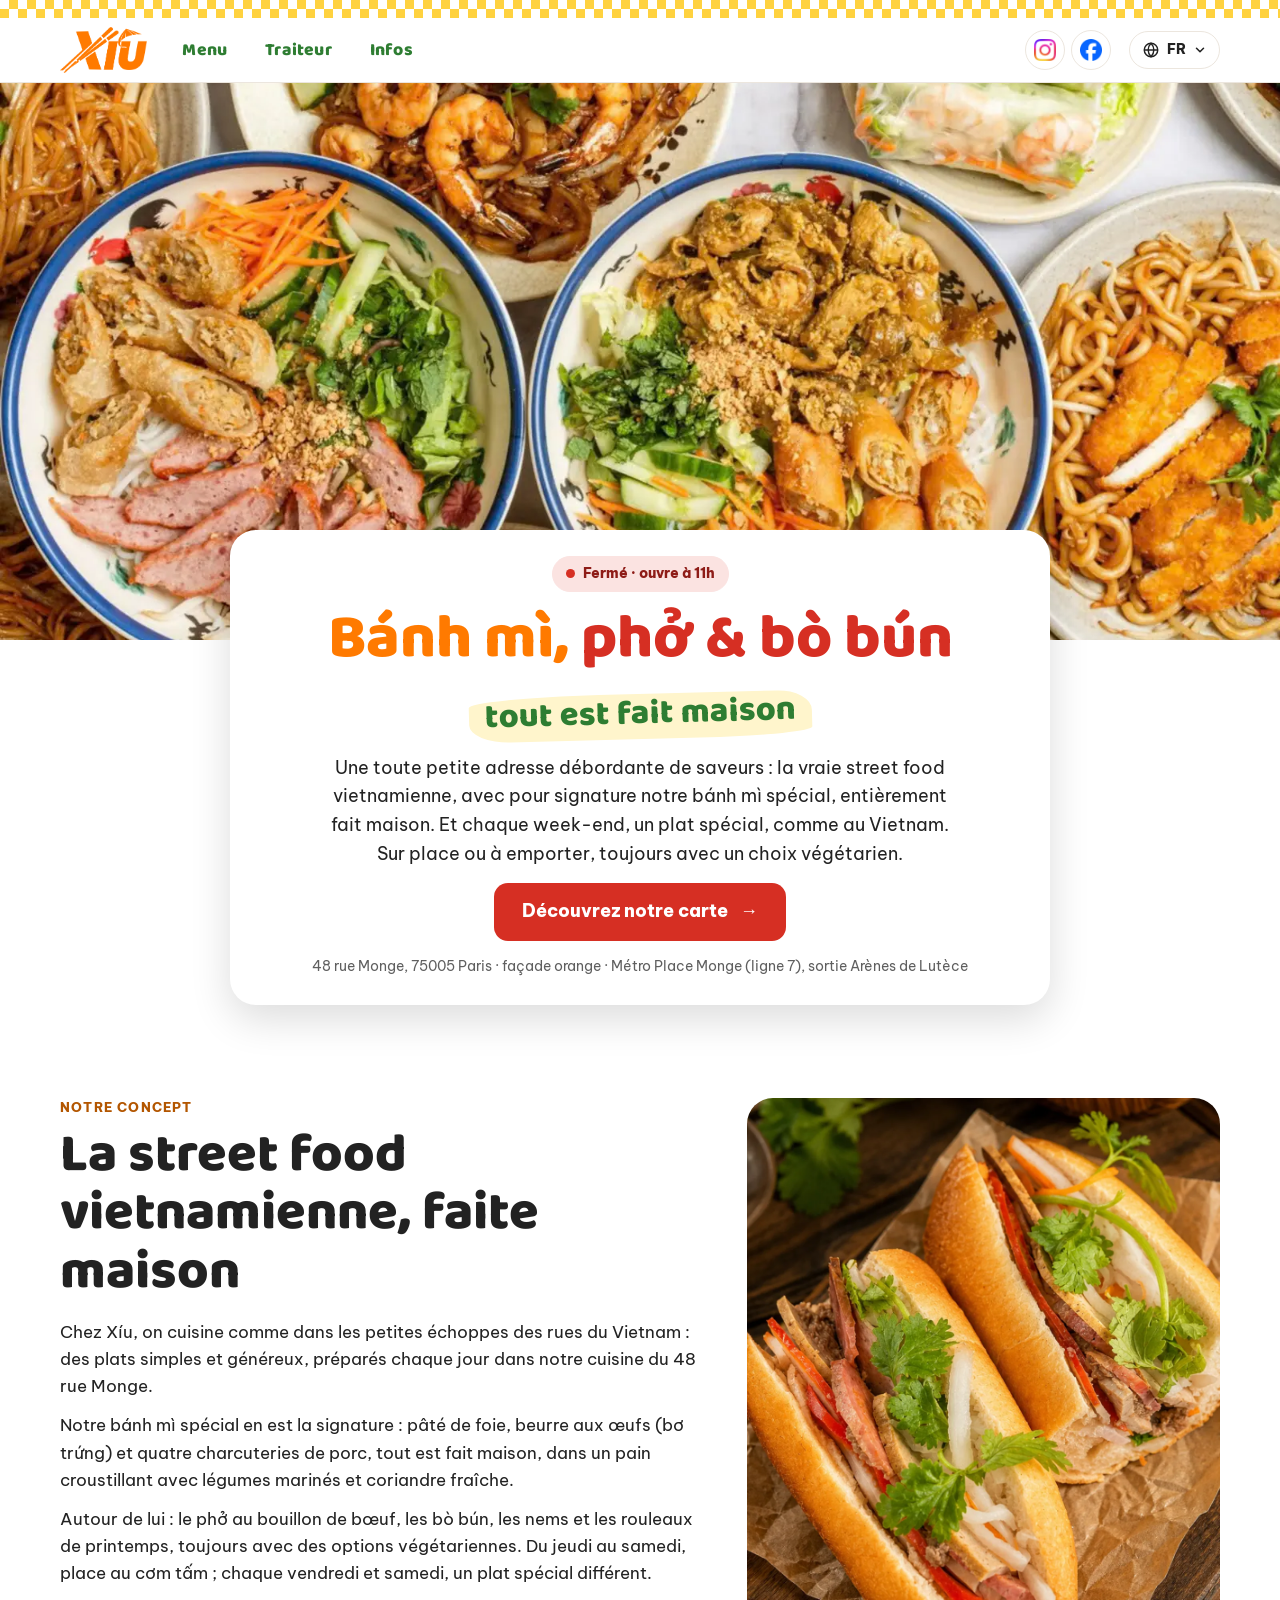
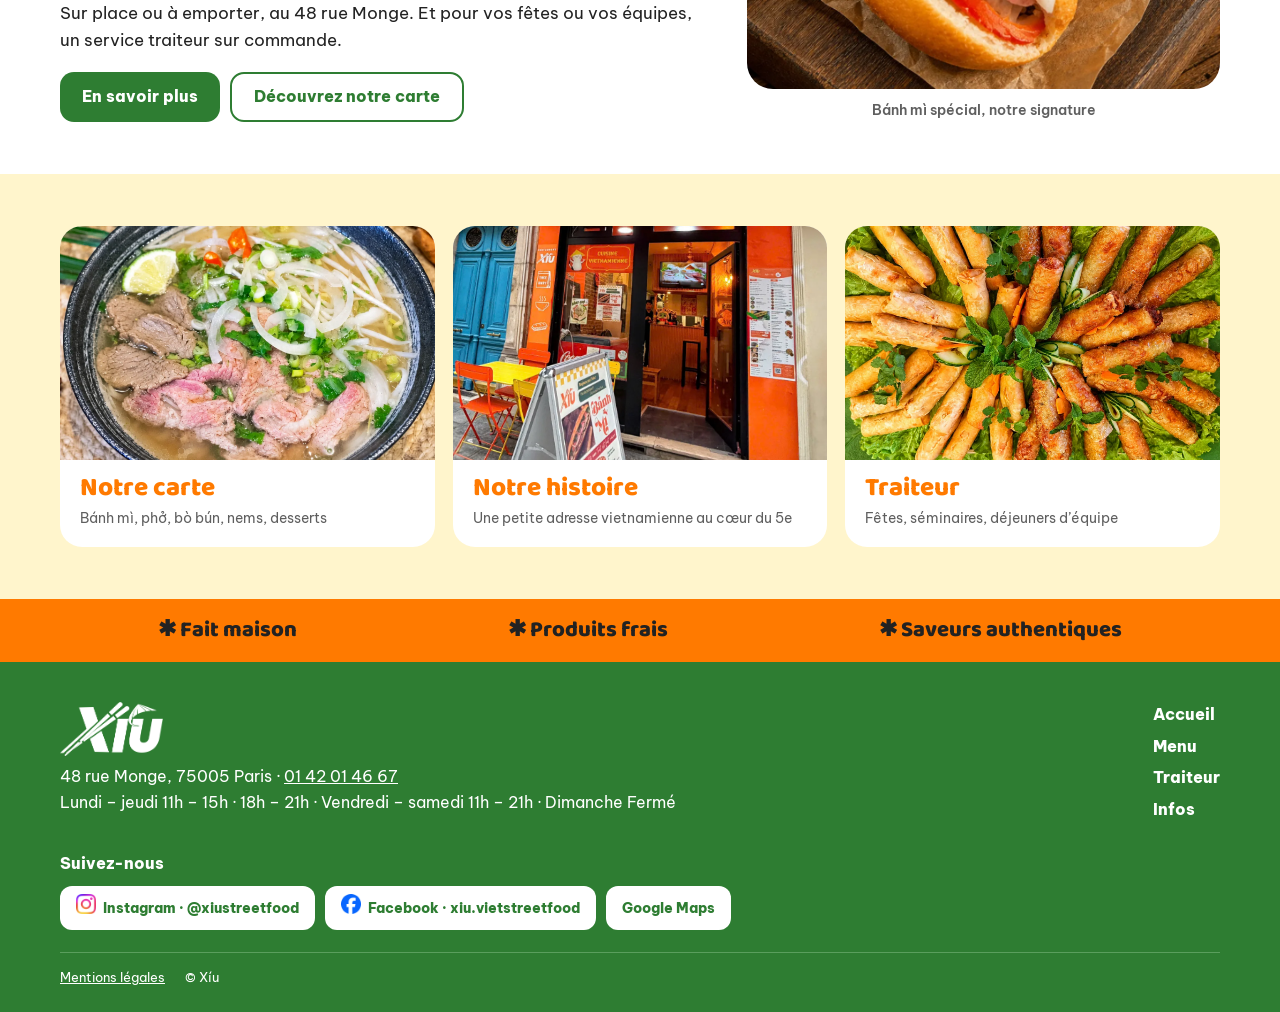
<file: index.html>
<!doctype html>
<html lang="fr">
<head>
<meta charset="utf-8">
<meta name="viewport" content="width=device-width, initial-scale=1, viewport-fit=cover">
<title>Xíu — street food vietnamienne · Bánh mì, phở, bò bún · Paris 5e</title>
<meta name="description" content="Xíu, street food vietnamienne au 48 rue Monge (Paris 5e, métro Place Monge) : bánh mì spécial fait maison, phở, bò bún, cơm tấm. Sur place ou à emporter. Traiteur pour fêtes et entreprises.">
<link rel="canonical" href="https://xiustreetfood.fr/">
<meta property="og:type" content="restaurant">
<meta property="og:title" content="Xíu — street food vietnamienne · Bánh mì, phở, bò bún · Paris 5e">
<meta property="og:description" content="Xíu, street food vietnamienne au 48 rue Monge (Paris 5e, métro Place Monge) : bánh mì spécial fait maison, phở, bò bún, cơm tấm. Sur place ou à emporter. Traiteur pour fêtes et entreprises.">
<meta property="og:image" content="https://xiustreetfood.fr/assets/img/cover.webp">
<meta name="theme-color" content="#FF7A00">
<link rel="icon" type="image/png" href="assets/favicon.png">
<link rel="apple-touch-icon" href="assets/apple-touch-icon.png">
<link rel="stylesheet" href="assets/fonts.css">
<link rel="stylesheet" href="assets/style.css">
<script type="application/ld+json">
{"@context":"https://schema.org","@type":"Restaurant","name":"Xíu","alternateName":"Xíu Viet street food","servesCuisine":"Vietnamese","priceRange":"€","telephone":"+33142014667",
"address":{"@type":"PostalAddress","streetAddress":"48 rue Monge","postalCode":"75005","addressLocality":"Paris","addressCountry":"FR"},
"geo":{"@type":"GeoCoordinates","latitude":48.8451601,"longitude":2.3519503},
"openingHoursSpecification":[{"@type":"OpeningHoursSpecification","dayOfWeek":["Monday","Tuesday","Wednesday","Thursday"],"opens":"11:00","closes":"15:00"},{"@type":"OpeningHoursSpecification","dayOfWeek":["Monday","Tuesday","Wednesday","Thursday"],"opens":"18:00","closes":"21:00"},{"@type":"OpeningHoursSpecification","dayOfWeek":["Friday","Saturday"],"opens":"11:00","closes":"21:00"}],
"hasMenu":"https://xiustreetfood.fr/menu.html","acceptsReservations":false,"sameAs":["https://www.instagram.com/xiustreetfood/"],"image":"https://xiustreetfood.fr/assets/img/cover.webp"}
</script>
</head>
<body data-page="home">
<a class="skip" href="#main">Aller au contenu</a>
<div class="checker" aria-hidden="true"></div>
<header class="top">
<div class="nav">
<a class="logo" href="index.html" aria-label="Xíu — accueil"><img src="assets/logo-xiu.png" alt="Xíu" width="99" height="52"></a>
<nav class="tabs" aria-label="Navigation"><a href="menu.html" data-p="menu" data-i="nav_menu">Menu</a><a href="traiteur.html" data-p="traiteur" data-i="nav_traiteur">Traiteur</a><a href="infos.html" data-p="infos" data-i="nav_infos">Infos</a></nav>
<div class="hsoc"><a class="soc js-ig" href="https://www.instagram.com/xiustreetfood/" target="_blank" rel="noopener" aria-label="Instagram"><img class="soc-ic" data-ic="assets/icons/instagram.png" alt="" width="22" height="22" hidden><span class="soc-t">Instagram</span></a><a class="soc js-fb" href="https://www.facebook.com/xiu.vietstreetfood" target="_blank" rel="noopener" aria-label="Facebook"><img class="soc-ic" data-ic="assets/icons/facebook.png" alt="" width="22" height="22" hidden><span class="soc-t">Facebook</span></a></div>
<div class="langbox"></div>
</div>
</header>
<main id="main">
<section class="cover">
<img class="cover-img" src="assets/img/cover.webp" srcset="assets/img/cover-m.webp 820w, assets/img/cover.webp 1600w" sizes="100vw" alt="Bò bún, nems, crevettes sautées, rouleaux de printemps et nouilles sautées de Xíu" width="1600" height="900" fetchpriority="high">
<div class="wrap"><div class="cover-card">
<div class="chips"><span class="chip js-status"><span class="dot"></span><span class="st"></span></span></div>
<h1><span class="o" data-i="hero_l1">Bánh mì,</span> <span class="r" data-i="hero_l2">phở &amp; bò bún</span><br><span class="brush tag" data-i="hero_tag">tout est fait maison</span></h1>
<p class="lead" data-i="lead"></p>
<div class="ctas"><a class="btn btn-red btn-lg" href="menu.html"><span data-i="cta_carte">Découvrez notre carte</span><span aria-hidden="true">&nbsp;→</span></a></div>
<p class="addr" data-i="addr"></p>
</div></div>
</section>

<section class="concept">
<div class="wrap split2">
<div class="ctext">
<div class="kicker" data-i="concept_k">Notre concept</div>
<h2 class="sec-title" data-i="concept_t"></h2>
<p data-i="concept_p1"></p><p data-i="concept_p2"></p><p data-i="concept_p3"></p><p data-i="concept_p4"></p>
<div class="ctas"><a class="btn btn-green" href="infos.html#histoire" data-i="more">En savoir plus</a><a class="btn btn-out" href="menu.html" data-i="cta_carte">Découvrez notre carte</a></div>
</div>
<figure class="cfig"><img src="assets/img/hero-banhmi.webp" alt="Bánh mì spécial Xíu" width="1050" height="1400" loading="lazy"><figcaption data-i="concept_cap"></figcaption></figure>
</div>
</section>

<section class="tiles-sec bg-yl">
<div class="wrap tiles">
<a class="tile" href="menu.html"><img src="assets/img/pho.webp" alt="" width="1400" height="1400" loading="lazy"><b data-i="tile_menu">Notre carte</b><span data-i="tile_menu_d"></span></a>
<a class="tile" href="infos.html#histoire"><img src="assets/img/facade.webp" alt="" width="1050" height="1400" loading="lazy"><b data-i="tile_story">Notre histoire</b><span data-i="tile_story_d"></span></a>
<a class="tile" href="traiteur.html"><img src="assets/img/traiteur.webp" alt="" width="1400" height="1050" loading="lazy"><b data-i="nav_traiteur">Traiteur</b><span data-i="tile_tr_d"></span></a>
</div>
</section>
</main>
<div class="strip"><div class="wrap"><span data-i="s1"></span><span data-i="s2"></span><span data-i="s3"></span></div></div>
<footer>
<div class="wrap">
<div class="foot">
<div><img src="assets/logo-xiu-blanc.png" alt="Xíu" width="103" height="54" loading="lazy"><div>48 rue Monge, 75005 Paris · <a href="tel:+33142014667">01 42 01 46 67</a></div><div data-i="foot_h"></div></div>
<nav class="fnav" aria-label="Pages"><a href="index.html" data-i="nav_home">Accueil</a><a href="menu.html" data-i="nav_menu">Menu</a><a href="traiteur.html" data-i="nav_traiteur">Traiteur</a><a href="infos.html" data-i="nav_infos">Infos</a></nav>
<div><div style="font-weight:800;margin-bottom:10px" data-i="follow">Suivez-nous</div>
<div class="socials"><a class="soc js-ig" href="https://www.instagram.com/xiustreetfood/" target="_blank" rel="noopener" aria-label="Instagram"><img class="soc-ic" data-ic="assets/icons/instagram.png" alt="" width="22" height="22" hidden><span class="soc-t">Instagram · @xiustreetfood</span></a><a class="soc js-fb" href="https://www.facebook.com/xiu.vietstreetfood" target="_blank" rel="noopener" aria-label="Facebook"><img class="soc-ic" data-ic="assets/icons/facebook.png" alt="" width="22" height="22" hidden><span class="soc-t">Facebook · xiu.vietstreetfood</span></a><a href="https://www.google.com/maps/search/?api=1&amp;query=Xiu%2048%20Rue%20Monge%2075005%20Paris" target="_blank" rel="noopener">Google Maps</a></div></div>
</div>
<div class="legal"><a href="mentions-legales.html" data-i="l1">Mentions légales</a><span>© Xíu</span></div>
</div>
</footer>
<div class="mbar"><a class="btn btn-red" href="tel:+33142014667"><svg aria-hidden="true" viewBox="0 0 24 24" fill="none" stroke="currentColor" stroke-width="2.2" stroke-linecap="round" stroke-linejoin="round"><path d="M22 16.9v3a2 2 0 0 1-2.2 2 19.8 19.8 0 0 1-8.6-3.1 19.5 19.5 0 0 1-6-6A19.8 19.8 0 0 1 2.1 4.2 2 2 0 0 1 4.1 2h3a2 2 0 0 1 2 1.7c.1.9.4 1.8.7 2.7a2 2 0 0 1-.5 2.1L8 9.8a16 16 0 0 0 6 6l1.3-1.3a2 2 0 0 1 2.1-.4c.9.3 1.8.6 2.7.7a2 2 0 0 1 1.7 2z"/></svg><span class="btxt"><span data-i="call_s">Appeler</span><small>01 42 01 46 67</small></span></a><a class="btn btn-green" href="https://www.google.com/maps/dir/?api=1&amp;destination=X%C3%ADu+48+Rue+Monge+75005+Paris" target="_blank" rel="noopener"><svg aria-hidden="true" viewBox="0 0 24 24" fill="none" stroke="currentColor" stroke-width="2.2" stroke-linecap="round" stroke-linejoin="round"><path d="M12 21s-7-6.2-7-11.5A7 7 0 0 1 19 9.5C19 14.8 12 21 12 21z"/><circle cx="12" cy="9.5" r="2.5"/></svg><span data-i="dir">Itinéraire</span></a></div>
<script src="assets/i18n.js"></script>
<script src="assets/textes.js"></script>
<script src="assets/horaires.js"></script>
<script src="assets/site.js"></script>
<script src="assets/app.js"></script>
</body>
</html>
</file>
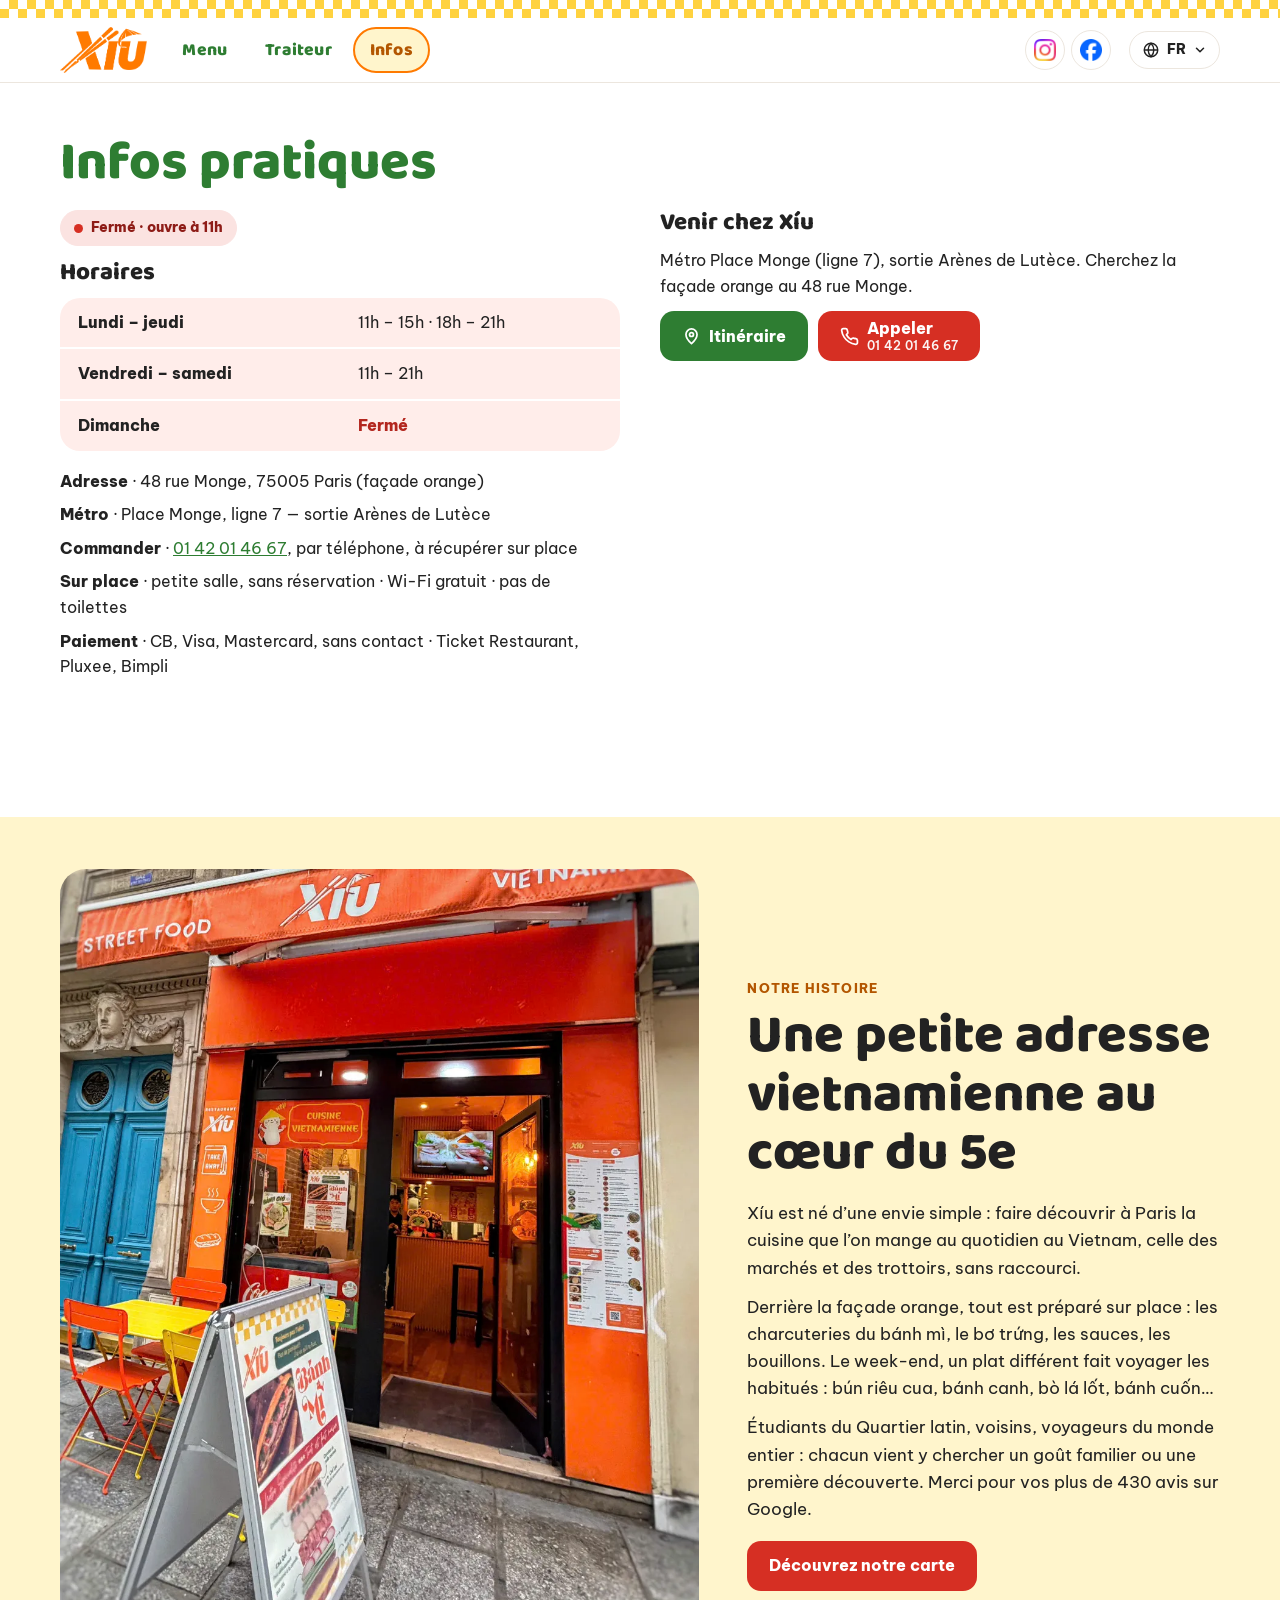
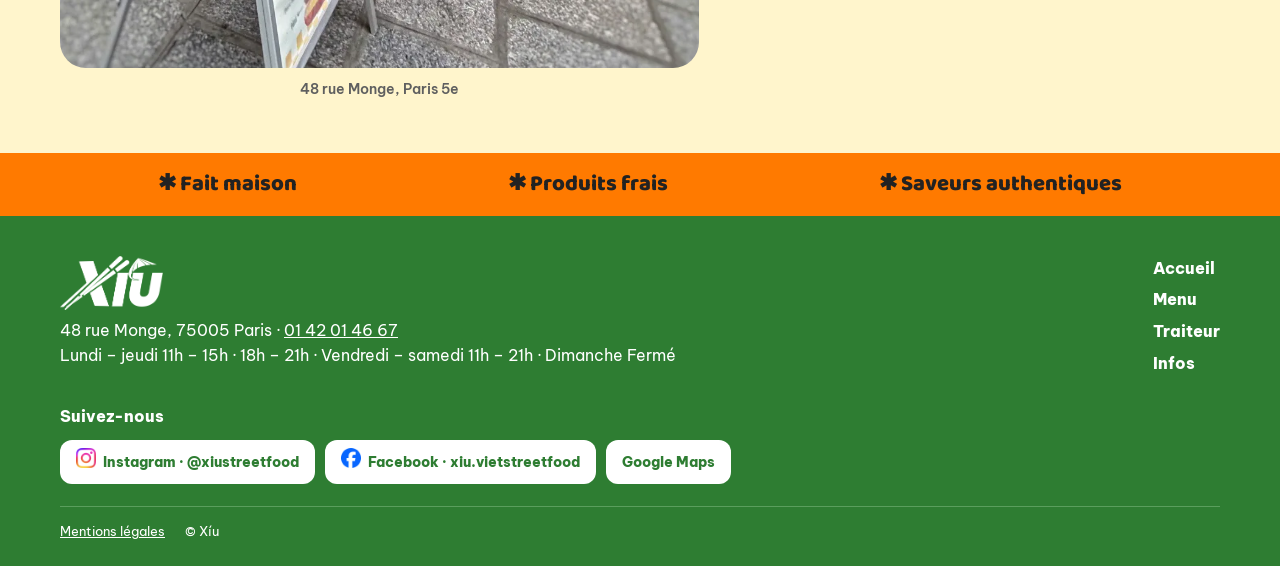
<file: infos.html>
<!doctype html>
<html lang="fr">
<head>
<meta charset="utf-8">
<meta name="viewport" content="width=device-width, initial-scale=1, viewport-fit=cover">
<title>Infos pratiques & notre histoire — Xíu, 48 rue Monge, Paris 5e</title>
<meta name="description" content="Horaires, adresse et accès de Xíu (48 rue Monge, Paris 5e, métro Place Monge, ligne 7) — et l’histoire de notre petite adresse vietnamienne.">
<link rel="canonical" href="https://xiustreetfood.fr/infos.html">
<meta property="og:type" content="restaurant">
<meta property="og:title" content="Infos pratiques & notre histoire — Xíu, 48 rue Monge, Paris 5e">
<meta property="og:description" content="Horaires, adresse et accès de Xíu (48 rue Monge, Paris 5e, métro Place Monge, ligne 7) — et l’histoire de notre petite adresse vietnamienne.">
<meta property="og:image" content="https://xiustreetfood.fr/assets/img/facade.webp">
<meta name="theme-color" content="#FF7A00">
<link rel="icon" type="image/png" href="assets/favicon.png">
<link rel="apple-touch-icon" href="assets/apple-touch-icon.png">
<link rel="stylesheet" href="assets/fonts.css">
<link rel="stylesheet" href="assets/style.css">
</head>
<body data-page="infos">
<a class="skip" href="#main">Aller au contenu</a>
<div class="checker" aria-hidden="true"></div>
<header class="top">
<div class="nav">
<a class="logo" href="index.html" aria-label="Xíu — accueil"><img src="assets/logo-xiu.png" alt="Xíu" width="99" height="52"></a>
<nav class="tabs" aria-label="Navigation"><a href="menu.html" data-p="menu" data-i="nav_menu">Menu</a><a href="traiteur.html" data-p="traiteur" data-i="nav_traiteur">Traiteur</a><a href="infos.html" data-p="infos" data-i="nav_infos">Infos</a></nav>
<div class="hsoc"><a class="soc js-ig" href="https://www.instagram.com/xiustreetfood/" target="_blank" rel="noopener" aria-label="Instagram"><img class="soc-ic" data-ic="assets/icons/instagram.png" alt="" width="22" height="22" hidden><span class="soc-t">Instagram</span></a><a class="soc js-fb" href="https://www.facebook.com/xiu.vietstreetfood" target="_blank" rel="noopener" aria-label="Facebook"><img class="soc-ic" data-ic="assets/icons/facebook.png" alt="" width="22" height="22" hidden><span class="soc-t">Facebook</span></a></div>
<div class="langbox"></div>
</div>
</header>
<main id="main">
<section class="infos-sec">
<div class="wrap">
<h1 class="sec-title" style="color:var(--green)" data-i="infos_t">Infos pratiques</h1>
<div class="split">
<div>
<div class="chips" style="margin-bottom:14px"><span class="chip js-status"><span class="dot"></span><span class="st"></span></span></div>
<h2 class="h-sec" data-i="hours_t">Horaires</h2>
<div class="hours"><div class="day" data-i="h1"></div><div data-i="h1v"></div><div class="day" data-i="h2"></div><div data-i="h2v"></div><div class="day" data-i="h3"></div><div class="closed-t" data-i="closed"></div></div>
<div class="facts">
<div><b data-i="k_addr"></b> · <span data-i="v_addr"></span></div>
<div><b data-i="k_metro"></b> · <span data-i="v_metro"></span></div>
<div><b data-i="k_order"></b> · <a href="tel:+33142014667">01 42 01 46 67</a>, <span data-i="v_order"></span></div>
<div><b data-i="k_onsite"></b> · <span data-i="v_onsite"></span></div>
<div><b data-i="k_pay"></b> · <span data-i="v_pay"></span></div>
</div>
</div>
<div>
<h2 class="h-sec" data-i="dir_t">Venir chez Xíu</h2>
<p data-i="dir_p"></p>
<div class="ctas" style="margin-bottom:16px"><a class="btn btn-green" href="https://www.google.com/maps/dir/?api=1&amp;destination=X%C3%ADu+48+Rue+Monge+75005+Paris" target="_blank" rel="noopener"><svg aria-hidden="true" viewBox="0 0 24 24" fill="none" stroke="currentColor" stroke-width="2.2" stroke-linecap="round" stroke-linejoin="round"><path d="M12 21s-7-6.2-7-11.5A7 7 0 0 1 19 9.5C19 14.8 12 21 12 21z"/><circle cx="12" cy="9.5" r="2.5"/></svg><span data-i="dir">Itinéraire</span></a><a class="btn btn-red" href="tel:+33142014667"><svg aria-hidden="true" viewBox="0 0 24 24" fill="none" stroke="currentColor" stroke-width="2.2" stroke-linecap="round" stroke-linejoin="round"><path d="M22 16.9v3a2 2 0 0 1-2.2 2 19.8 19.8 0 0 1-8.6-3.1 19.5 19.5 0 0 1-6-6A19.8 19.8 0 0 1 2.1 4.2 2 2 0 0 1 4.1 2h3a2 2 0 0 1 2 1.7c.1.9.4 1.8.7 2.7a2 2 0 0 1-.5 2.1L8 9.8a16 16 0 0 0 6 6l1.3-1.3a2 2 0 0 1 2.1-.4c.9.3 1.8.6 2.7.7a2 2 0 0 1 1.7 2z"/></svg><span class="btxt"><span data-i="call_s">Appeler</span><small>01 42 01 46 67</small></span></a></div>
<iframe class="map" title="Carte : Xíu, 48 rue Monge, Paris" loading="lazy" referrerpolicy="no-referrer-when-downgrade" src="https://www.google.com/maps?q=Xiu,+48+Rue+Monge,+75005+Paris&amp;output=embed"></iframe>
</div>
</div>
</div>
</section>
<section id="histoire" class="story bg-yl">
<div class="wrap split2 rev">
<div class="ctext">
<div class="kicker" data-i="story_k">Notre histoire</div>
<h2 class="sec-title" data-i="story_t"></h2>
<p data-i="story_p1"></p><p data-i="story_p2"></p><p data-i="story_p3"></p>
<div class="ctas"><a class="btn btn-red" href="menu.html" data-i="cta_carte">Découvrez notre carte</a></div>
</div>
<figure class="cfig"><img src="assets/img/facade.webp" alt="Façade orange de Xíu, 48 rue Monge" width="1050" height="1400" loading="lazy"><figcaption>48 rue Monge, Paris 5e</figcaption></figure>
</div>
</section>
</main>
<div class="strip"><div class="wrap"><span data-i="s1"></span><span data-i="s2"></span><span data-i="s3"></span></div></div>
<footer>
<div class="wrap">
<div class="foot">
<div><img src="assets/logo-xiu-blanc.png" alt="Xíu" width="103" height="54" loading="lazy"><div>48 rue Monge, 75005 Paris · <a href="tel:+33142014667">01 42 01 46 67</a></div><div data-i="foot_h"></div></div>
<nav class="fnav" aria-label="Pages"><a href="index.html" data-i="nav_home">Accueil</a><a href="menu.html" data-i="nav_menu">Menu</a><a href="traiteur.html" data-i="nav_traiteur">Traiteur</a><a href="infos.html" data-i="nav_infos">Infos</a></nav>
<div><div style="font-weight:800;margin-bottom:10px" data-i="follow">Suivez-nous</div>
<div class="socials"><a class="soc js-ig" href="https://www.instagram.com/xiustreetfood/" target="_blank" rel="noopener" aria-label="Instagram"><img class="soc-ic" data-ic="assets/icons/instagram.png" alt="" width="22" height="22" hidden><span class="soc-t">Instagram · @xiustreetfood</span></a><a class="soc js-fb" href="https://www.facebook.com/xiu.vietstreetfood" target="_blank" rel="noopener" aria-label="Facebook"><img class="soc-ic" data-ic="assets/icons/facebook.png" alt="" width="22" height="22" hidden><span class="soc-t">Facebook · xiu.vietstreetfood</span></a><a href="https://www.google.com/maps/search/?api=1&amp;query=Xiu%2048%20Rue%20Monge%2075005%20Paris" target="_blank" rel="noopener">Google Maps</a></div></div>
</div>
<div class="legal"><a href="mentions-legales.html" data-i="l1">Mentions légales</a><span>© Xíu</span></div>
</div>
</footer>
<div class="mbar"><a class="btn btn-red" href="tel:+33142014667"><svg aria-hidden="true" viewBox="0 0 24 24" fill="none" stroke="currentColor" stroke-width="2.2" stroke-linecap="round" stroke-linejoin="round"><path d="M22 16.9v3a2 2 0 0 1-2.2 2 19.8 19.8 0 0 1-8.6-3.1 19.5 19.5 0 0 1-6-6A19.8 19.8 0 0 1 2.1 4.2 2 2 0 0 1 4.1 2h3a2 2 0 0 1 2 1.7c.1.9.4 1.8.7 2.7a2 2 0 0 1-.5 2.1L8 9.8a16 16 0 0 0 6 6l1.3-1.3a2 2 0 0 1 2.1-.4c.9.3 1.8.6 2.7.7a2 2 0 0 1 1.7 2z"/></svg><span class="btxt"><span data-i="call_s">Appeler</span><small>01 42 01 46 67</small></span></a><a class="btn btn-green" href="https://www.google.com/maps/dir/?api=1&amp;destination=X%C3%ADu+48+Rue+Monge+75005+Paris" target="_blank" rel="noopener"><svg aria-hidden="true" viewBox="0 0 24 24" fill="none" stroke="currentColor" stroke-width="2.2" stroke-linecap="round" stroke-linejoin="round"><path d="M12 21s-7-6.2-7-11.5A7 7 0 0 1 19 9.5C19 14.8 12 21 12 21z"/><circle cx="12" cy="9.5" r="2.5"/></svg><span data-i="dir">Itinéraire</span></a></div>
<script src="assets/i18n.js"></script>
<script src="assets/textes.js"></script>
<script src="assets/horaires.js"></script>
<script src="assets/site.js"></script>
<script src="assets/app.js"></script>
</body>
</html>
</file>
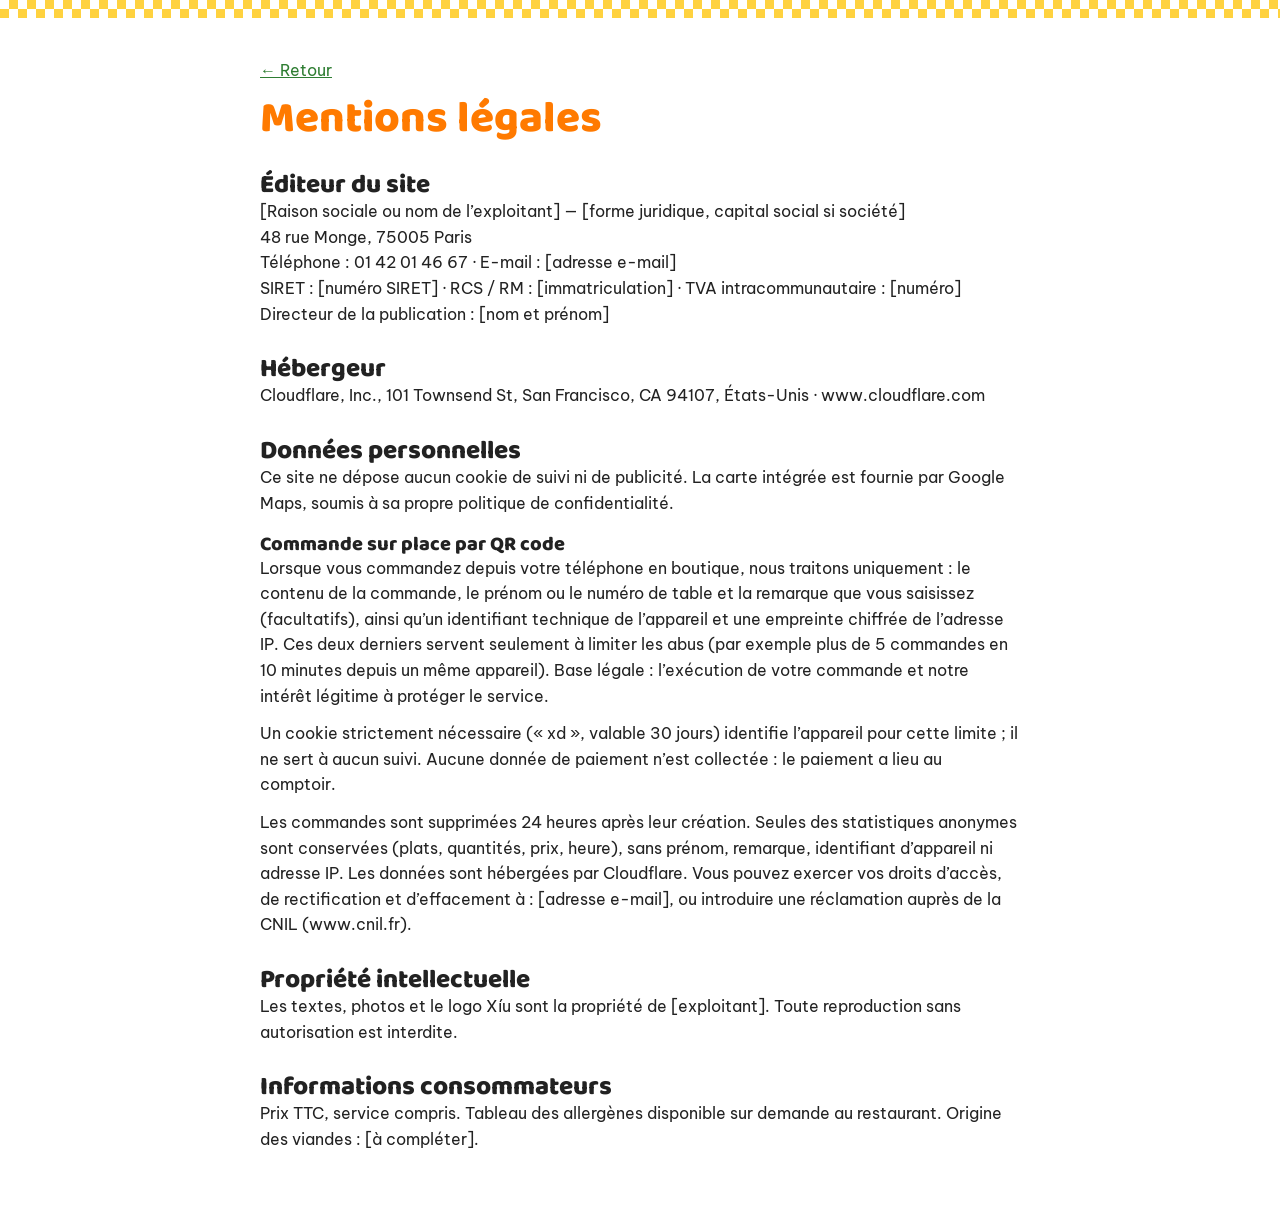
<file: mentions-legales.html>
<!doctype html>
<html lang="fr"><head><meta charset="utf-8"><meta name="viewport" content="width=device-width, initial-scale=1"><title>Mentions légales — Xíu</title><meta name="robots" content="noindex"><link rel="icon" href="assets/favicon.png"><link rel="stylesheet" href="assets/fonts.css"><link rel="stylesheet" href="assets/style.css"></head>
<body><div class="checker" aria-hidden="true"></div>
<main class="wrap" style="padding-top:40px;padding-bottom:60px;max-width:800px">
<p><a href="./">← Retour</a></p>
<h1 style="color:var(--orange);font-size:44px">Mentions légales</h1>
<h2 style="font-size:26px;margin-top:28px">Éditeur du site</h2>
<p>[Raison sociale ou nom de l’exploitant] — [forme juridique, capital social si société]<br>48 rue Monge, 75005 Paris<br>Téléphone : 01 42 01 46 67 · E-mail : [adresse e-mail]<br>SIRET : [numéro SIRET] · RCS / RM : [immatriculation] · TVA intracommunautaire : [numéro]<br>Directeur de la publication : [nom et prénom]</p>
<h2 style="font-size:26px;margin-top:28px">Hébergeur</h2>
<p>Cloudflare, Inc., 101 Townsend St, San Francisco, CA 94107, États-Unis · www.cloudflare.com</p>
<h2 style="font-size:26px;margin-top:28px">Données personnelles</h2>
<p>Ce site ne dépose aucun cookie de suivi ni de publicité. La carte intégrée est fournie par Google Maps, soumis à sa propre politique de confidentialité.</p>
<h3 style="font-size:20px;margin-top:18px">Commande sur place par QR code</h3>
<p>Lorsque vous commandez depuis votre téléphone en boutique, nous traitons uniquement : le contenu de la commande, le prénom ou le numéro de table et la remarque que vous saisissez (facultatifs), ainsi qu’un identifiant technique de l’appareil et une empreinte chiffrée de l’adresse IP. Ces deux derniers servent seulement à limiter les abus (par exemple plus de 5 commandes en 10 minutes depuis un même appareil). Base légale : l’exécution de votre commande et notre intérêt légitime à protéger le service.</p>
<p>Un cookie strictement nécessaire (« xd », valable 30 jours) identifie l’appareil pour cette limite ; il ne sert à aucun suivi. Aucune donnée de paiement n’est collectée : le paiement a lieu au comptoir.</p>
<p>Les commandes sont supprimées 24 heures après leur création. Seules des statistiques anonymes sont conservées (plats, quantités, prix, heure), sans prénom, remarque, identifiant d’appareil ni adresse IP. Les données sont hébergées par Cloudflare. Vous pouvez exercer vos droits d’accès, de rectification et d’effacement à : [adresse e-mail], ou introduire une réclamation auprès de la CNIL (www.cnil.fr).</p>
<h2 style="font-size:26px;margin-top:28px">Propriété intellectuelle</h2>
<p>Les textes, photos et le logo Xíu sont la propriété de [exploitant]. Toute reproduction sans autorisation est interdite.</p>
<h2 style="font-size:26px;margin-top:28px">Informations consommateurs</h2>
<p>Prix TTC, service compris. Tableau des allergènes disponible sur demande au restaurant. Origine des viandes : [à compléter].</p>
</main></body></html>
</file>
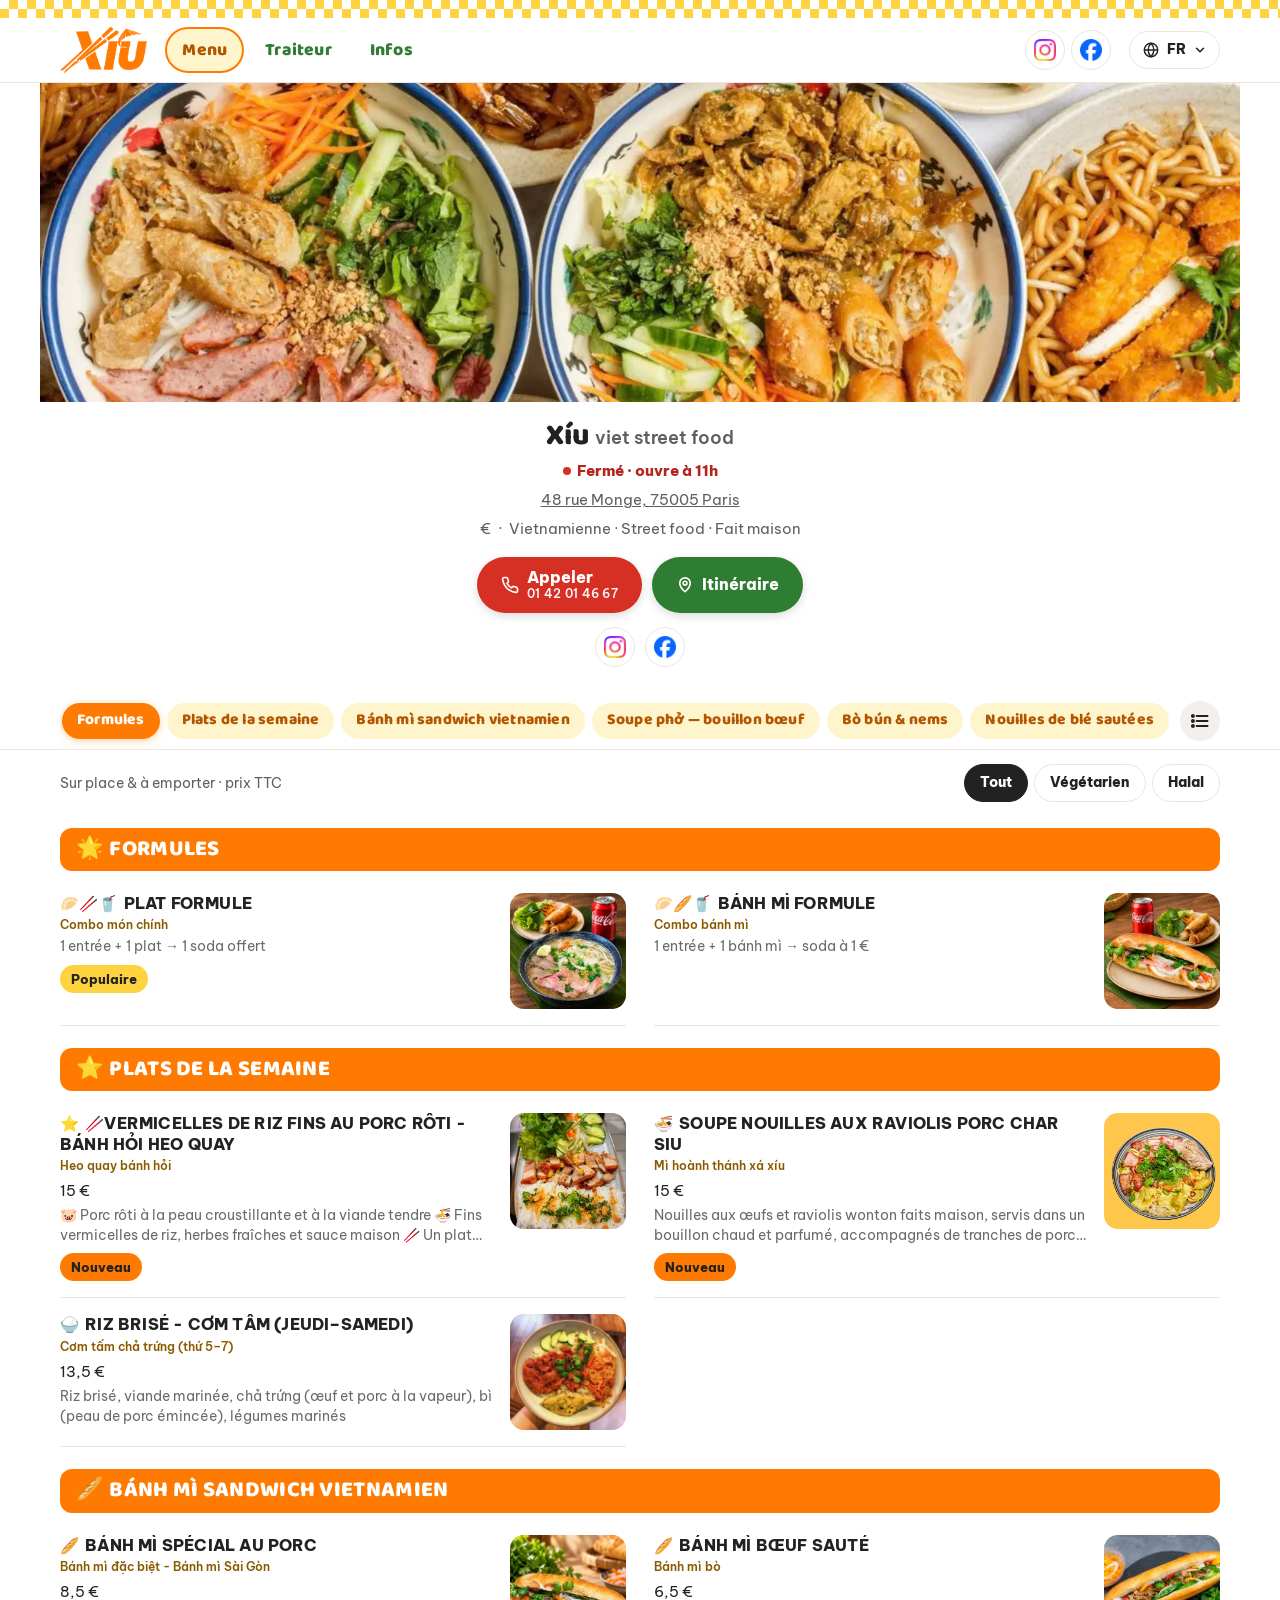
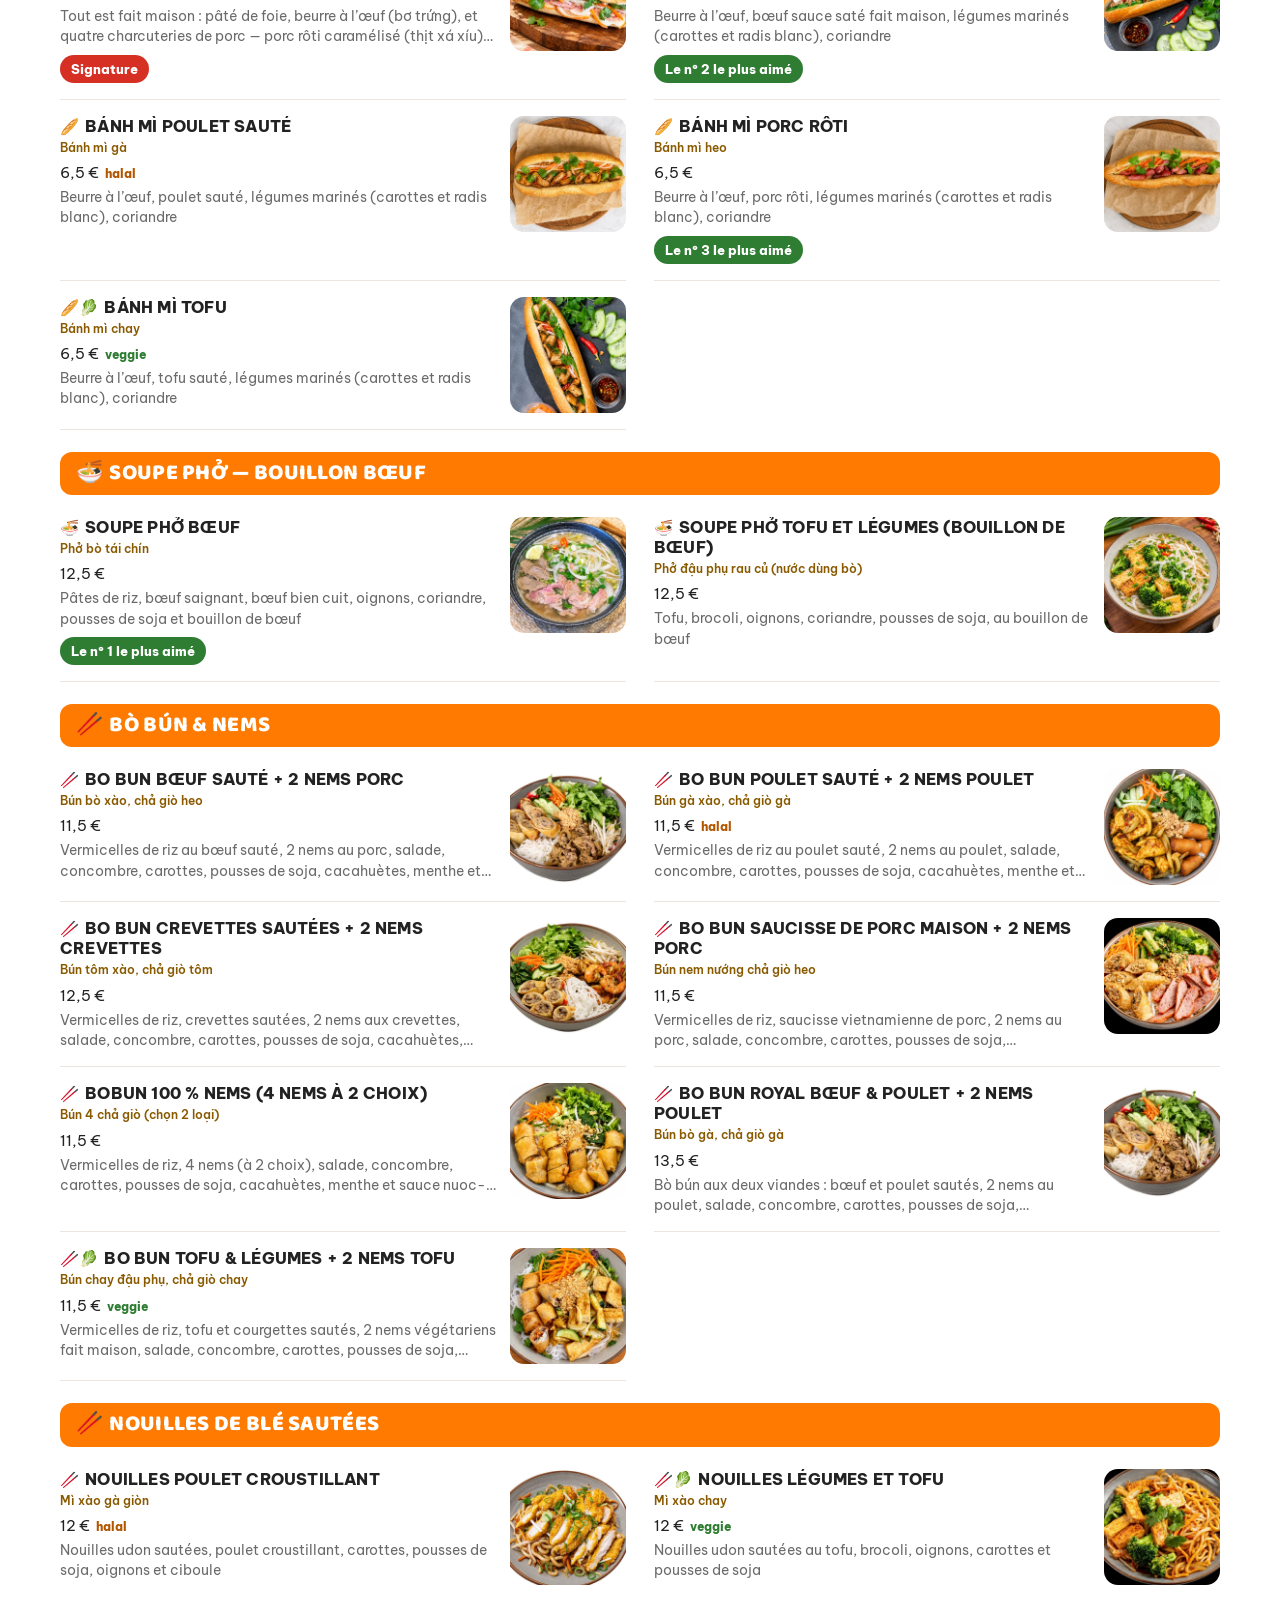
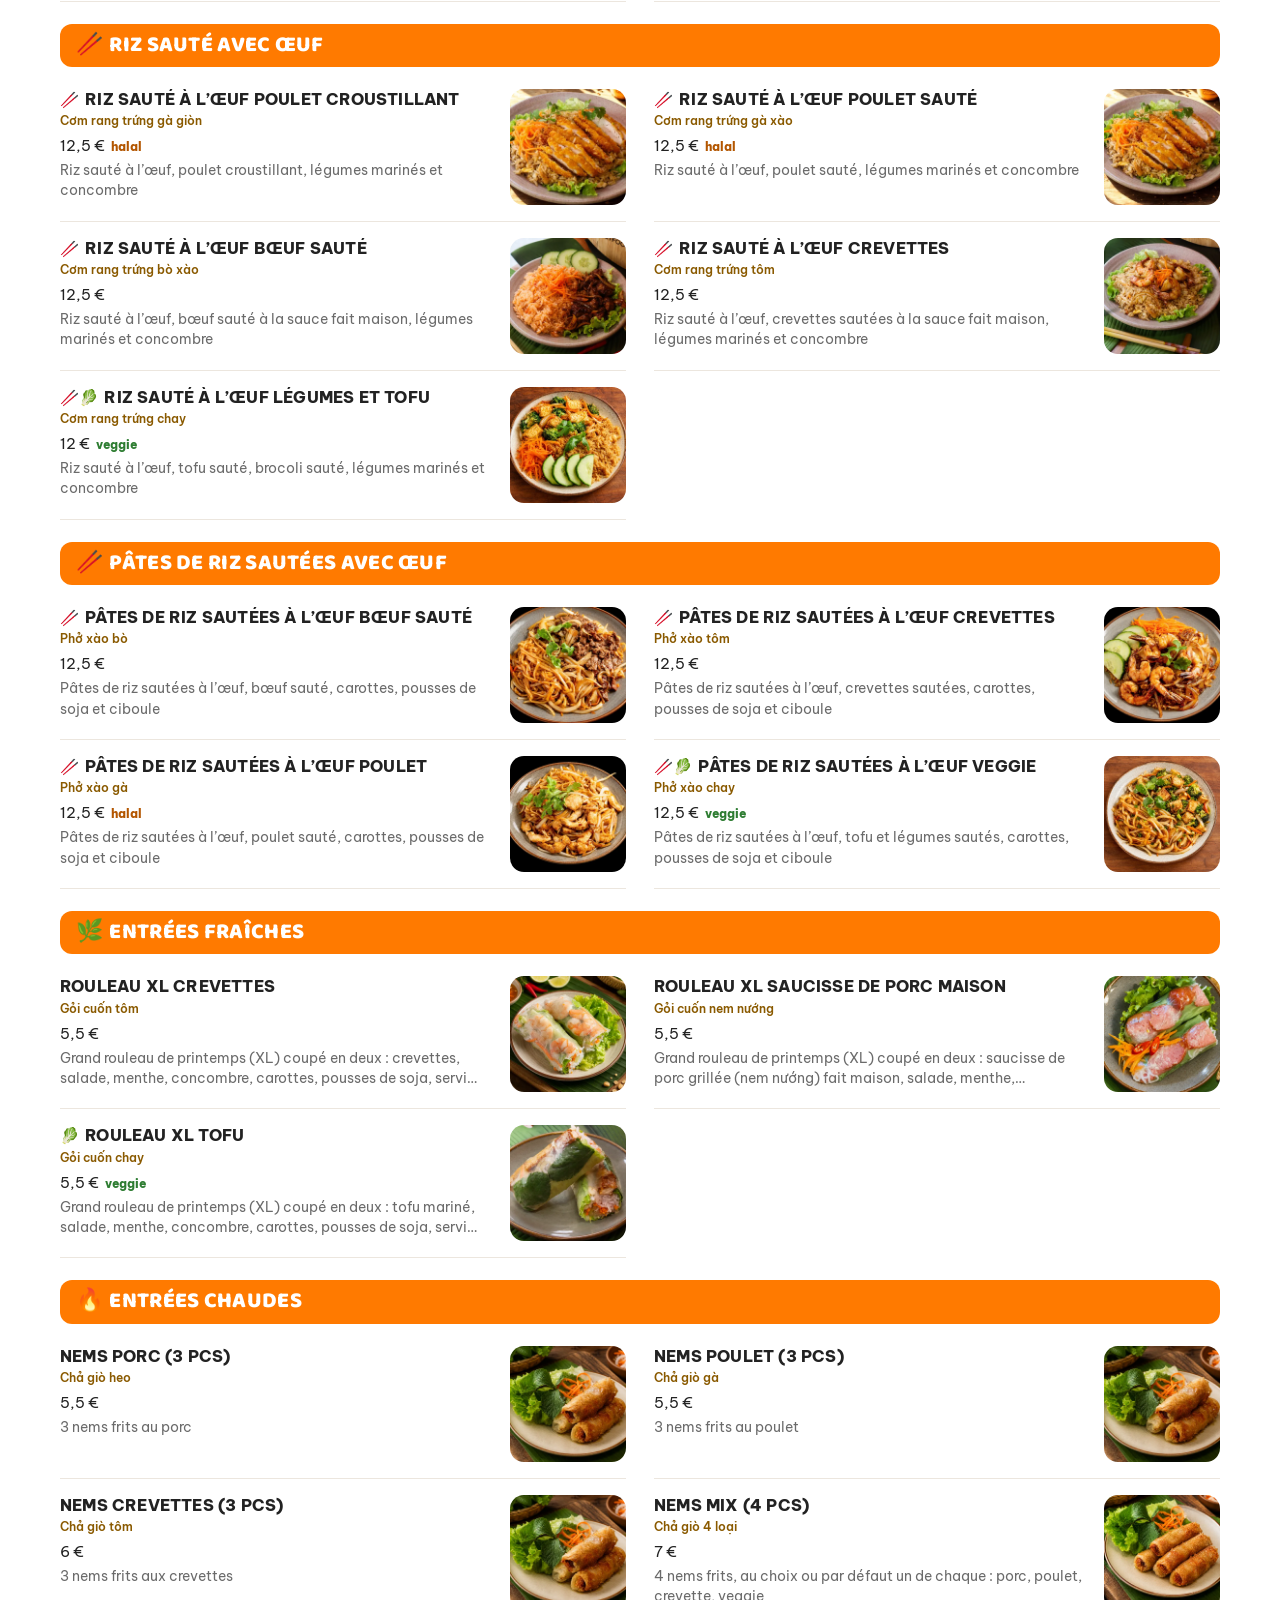
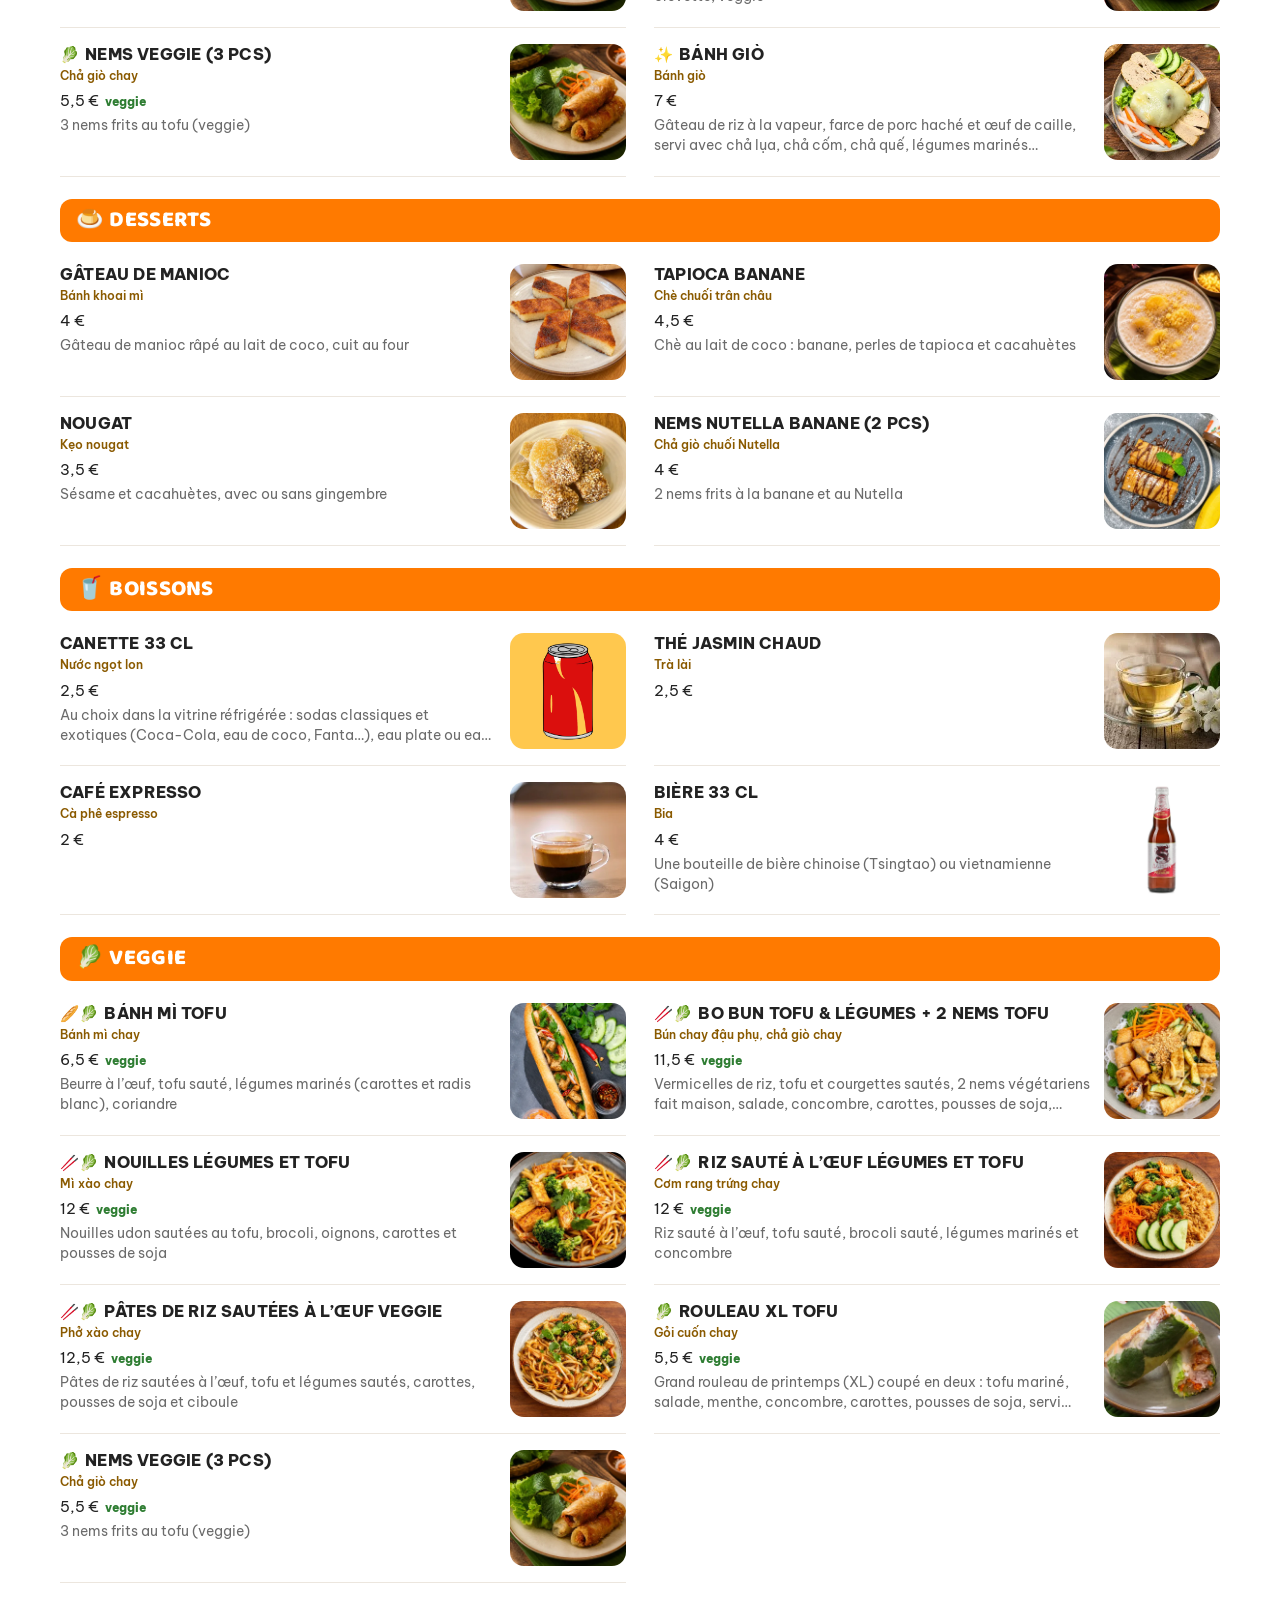
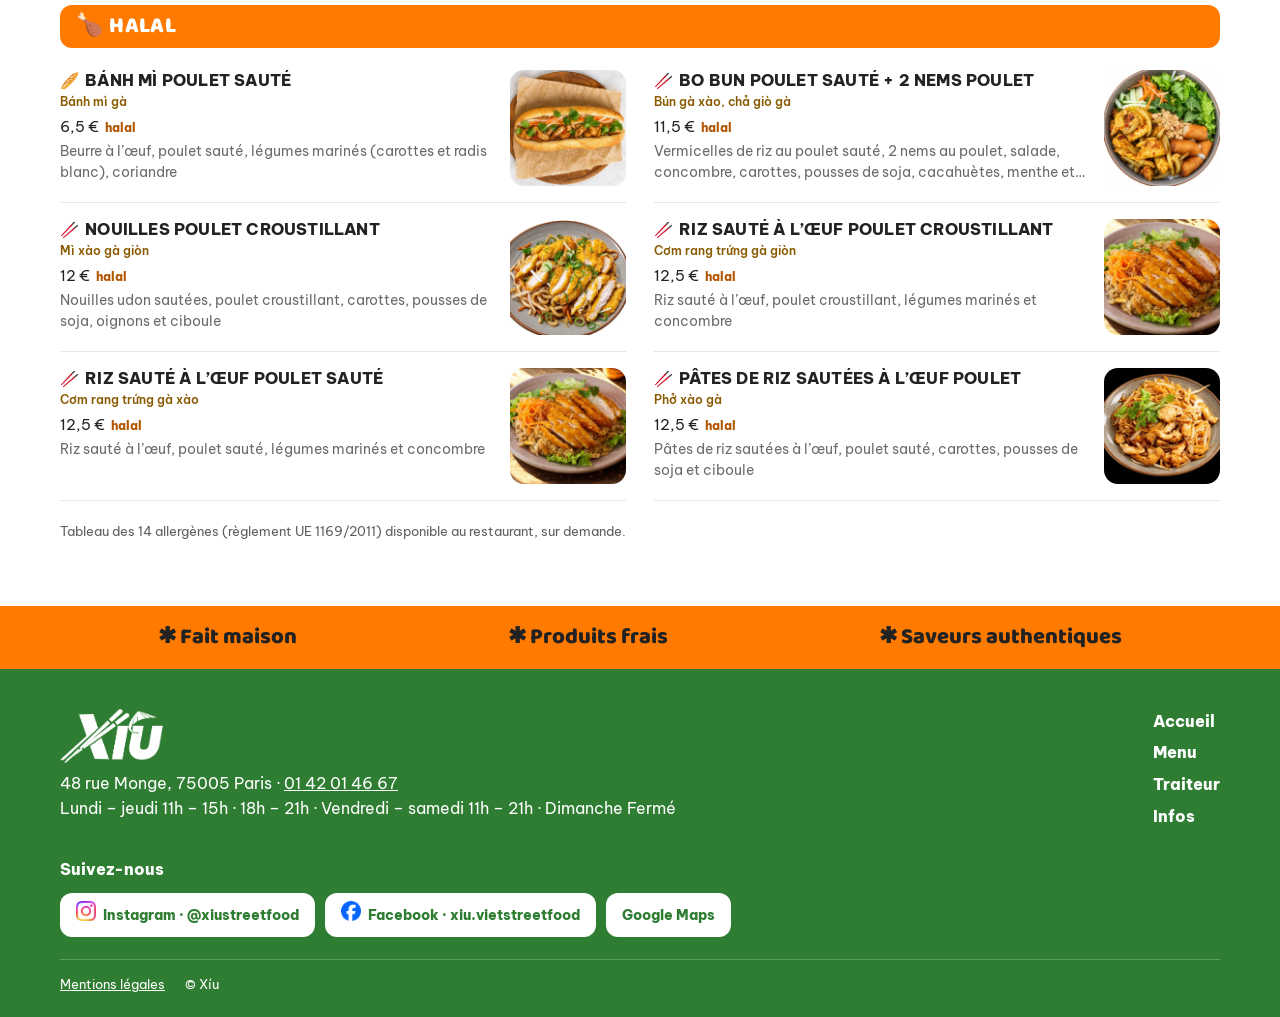
<file: menu.html>
<!doctype html>
<html lang="fr">
<head>
<meta charset="utf-8">
<meta name="viewport" content="width=device-width, initial-scale=1, viewport-fit=cover">
<title>Menu — Xíu, street food vietnamienne · Paris 5e</title>
<meta name="description" content="La carte de Xíu : bánh mì spécial, phở, bò bún, nems, cơm tấm (jeudi–samedi) et plat spécial du week-end. Formules, options végétariennes. 48 rue Monge, Paris 5e.">
<link rel="canonical" href="https://xiustreetfood.fr/menu.html">
<meta property="og:type" content="restaurant">
<meta property="og:title" content="Menu — Xíu, street food vietnamienne · Paris 5e">
<meta property="og:description" content="La carte de Xíu : bánh mì spécial, phở, bò bún, nems, cơm tấm (jeudi–samedi) et plat spécial du week-end. Formules, options végétariennes. 48 rue Monge, Paris 5e.">
<meta property="og:image" content="https://xiustreetfood.fr/assets/img/cover.webp">
<meta name="theme-color" content="#FF7A00">
<link rel="icon" type="image/png" href="assets/favicon.png">
<link rel="apple-touch-icon" href="assets/apple-touch-icon.png">
<link rel="stylesheet" href="assets/fonts.css">
<link rel="stylesheet" href="assets/style.css">
<link rel="stylesheet" href="assets/order.css">
</head>
<body data-page="menu">
<a class="skip" href="#main">Aller au contenu</a>
<div class="checker" aria-hidden="true"></div>
<header class="top">
<div class="nav">
<a class="logo" href="index.html" aria-label="Xíu — accueil"><img src="assets/logo-xiu.png" alt="Xíu" width="99" height="52"></a>
<nav class="tabs" aria-label="Navigation"><a href="menu.html" data-p="menu" data-i="nav_menu">Menu</a><a href="traiteur.html" data-p="traiteur" data-i="nav_traiteur">Traiteur</a><a href="infos.html" data-p="infos" data-i="nav_infos">Infos</a></nav>
<div class="hsoc"><a class="soc js-ig" href="https://www.instagram.com/xiustreetfood/" target="_blank" rel="noopener" aria-label="Instagram"><img class="soc-ic" data-ic="assets/icons/instagram.png" alt="" width="22" height="22" hidden><span class="soc-t">Instagram</span></a><a class="soc js-fb" href="https://www.facebook.com/xiu.vietstreetfood" target="_blank" rel="noopener" aria-label="Facebook"><img class="soc-ic" data-ic="assets/icons/facebook.png" alt="" width="22" height="22" hidden><span class="soc-t">Facebook</span></a></div>
<div class="langbox"></div>
</div>
</header>
<main id="main">
<div class="store">
<div class="store-cover"><img src="assets/img/cover-m.webp" srcset="assets/img/cover-m.webp 820w, assets/img/cover.webp 1600w" sizes="(max-width:1200px) 100vw, 1200px" alt="" width="820" height="461" fetchpriority="high"></div>
<div class="wrap store-in">
<h1 class="store-name">Xíu <span>viet street food</span></h1>
<p class="store-meta"><span class="st-line js-status"><span class="dot"></span><span class="st"></span></span></p>
<p class="store-meta"><a href="https://www.google.com/maps/search/?api=1&amp;query=Xiu%2048%20Rue%20Monge%2075005%20Paris" target="_blank" rel="noopener">48 rue Monge, 75005 Paris</a></p>
<p class="store-meta">€<span class="sep">·</span><span data-i="cuisine"></span></p>
<div class="seg"><a class="seg-call" href="tel:+33142014667"><svg aria-hidden="true" viewBox="0 0 24 24" fill="none" stroke="currentColor" stroke-width="2.2" stroke-linecap="round" stroke-linejoin="round"><path d="M22 16.9v3a2 2 0 0 1-2.2 2 19.8 19.8 0 0 1-8.6-3.1 19.5 19.5 0 0 1-6-6A19.8 19.8 0 0 1 2.1 4.2 2 2 0 0 1 4.1 2h3a2 2 0 0 1 2 1.7c.1.9.4 1.8.7 2.7a2 2 0 0 1-.5 2.1L8 9.8a16 16 0 0 0 6 6l1.3-1.3a2 2 0 0 1 2.1-.4c.9.3 1.8.6 2.7.7a2 2 0 0 1 1.7 2z"/></svg><span class="btxt"><span data-i="call_s">Appeler</span><small>01 42 01 46 67</small></span></a><a class="seg-dir" href="https://www.google.com/maps/dir/?api=1&amp;destination=X%C3%ADu+48+Rue+Monge+75005+Paris" target="_blank" rel="noopener"><svg aria-hidden="true" viewBox="0 0 24 24" fill="none" stroke="currentColor" stroke-width="2.2" stroke-linecap="round" stroke-linejoin="round"><path d="M12 21s-7-6.2-7-11.5A7 7 0 0 1 19 9.5C19 14.8 12 21 12 21z"/><circle cx="12" cy="9.5" r="2.5"/></svg><span data-i="dir">Itinéraire</span></a></div>
<div class="store-soc"><a class="soc js-ig" href="https://www.instagram.com/xiustreetfood/" target="_blank" rel="noopener" aria-label="Instagram"><img class="soc-ic" data-ic="assets/icons/instagram.png" alt="" width="22" height="22" hidden><span class="soc-t">Instagram</span></a><a class="soc js-fb" href="https://www.facebook.com/xiu.vietstreetfood" target="_blank" rel="noopener" aria-label="Facebook"><img class="soc-ic" data-ic="assets/icons/facebook.png" alt="" width="22" height="22" hidden><span class="soc-t">Facebook</span></a></div>
</div>
</div>


<section id="carte" class="carte" aria-label="Menu">
<div class="catbar"><div class="wrap catbar-in"><nav id="catnav" class="catnav" aria-label="Catégories"></nav><button type="button" class="catlist" id="catlist-btn" aria-label="Catégories"><svg aria-hidden="true" viewBox="0 0 24 24" fill="none" stroke="currentColor" stroke-width="2.4" stroke-linecap="round"><path d="M8 6h13M8 12h13M8 18h13"/><circle cx="3.5" cy="6" r="1.2" fill="currentColor"/><circle cx="3.5" cy="12" r="1.2" fill="currentColor"/><circle cx="3.5" cy="18" r="1.2" fill="currentColor"/></svg></button></div></div>
<div class="wrap">
<div class="menu-tools"><p data-i="menu_sub"></p><div class="filters" role="group"><button data-f="all" aria-pressed="true" data-i="f_all">Tout</button><button data-f="veg" aria-pressed="false" data-i="f_veg">Végétarien</button><button data-f="halal" aria-pressed="false" data-i="f_halal">Halal</button></div></div>
<div id="cats"></div>
<p class="note" data-i="allergen"></p>
</div>
</section>
</main>
<dialog id="dish-modal" class="dmodal">
<button type="button" class="md-close" aria-label="Fermer"><svg aria-hidden="true" viewBox="0 0 24 24" fill="none" stroke="currentColor" stroke-width="2.6" stroke-linecap="round"><path d="M6 6l12 12M18 6L6 18"/></svg></button>
<div class="md-grid"><div class="md-img"></div>
<div class="md-body"><div class="md-badge"></div><h3 class="md-name"></h3><div class="md-vi"></div><div class="md-price"></div><p class="md-desc"></p>
<a class="btn btn-red md-call" href="tel:+33142014667"><svg aria-hidden="true" viewBox="0 0 24 24" fill="none" stroke="currentColor" stroke-width="2.2" stroke-linecap="round" stroke-linejoin="round"><path d="M22 16.9v3a2 2 0 0 1-2.2 2 19.8 19.8 0 0 1-8.6-3.1 19.5 19.5 0 0 1-6-6A19.8 19.8 0 0 1 2.1 4.2 2 2 0 0 1 4.1 2h3a2 2 0 0 1 2 1.7c.1.9.4 1.8.7 2.7a2 2 0 0 1-.5 2.1L8 9.8a16 16 0 0 0 6 6l1.3-1.3a2 2 0 0 1 2.1-.4c.9.3 1.8.6 2.7.7a2 2 0 0 1 1.7 2z"/></svg><span>Appeler pour commander</span><span class="num">&nbsp;· 01 42 01 46 67</span></a></div></div>
</dialog>
<dialog id="cat-sheet" class="sheet">
<div class="sheet-head"><b data-i="cats">Catégories</b><button type="button" class="md-close sheet-x" aria-label="Fermer"><svg aria-hidden="true" viewBox="0 0 24 24" fill="none" stroke="currentColor" stroke-width="2.6" stroke-linecap="round"><path d="M6 6l12 12M18 6L6 18"/></svg></button></div>
<nav id="cat-sheet-list"></nav>
</dialog>
<div class="strip"><div class="wrap"><span data-i="s1"></span><span data-i="s2"></span><span data-i="s3"></span></div></div>
<footer>
<div class="wrap">
<div class="foot">
<div><img src="assets/logo-xiu-blanc.png" alt="Xíu" width="103" height="54" loading="lazy"><div>48 rue Monge, 75005 Paris · <a href="tel:+33142014667">01 42 01 46 67</a></div><div data-i="foot_h"></div></div>
<nav class="fnav" aria-label="Pages"><a href="index.html" data-i="nav_home">Accueil</a><a href="menu.html" data-i="nav_menu">Menu</a><a href="traiteur.html" data-i="nav_traiteur">Traiteur</a><a href="infos.html" data-i="nav_infos">Infos</a></nav>
<div><div style="font-weight:800;margin-bottom:10px" data-i="follow">Suivez-nous</div>
<div class="socials"><a class="soc js-ig" href="https://www.instagram.com/xiustreetfood/" target="_blank" rel="noopener" aria-label="Instagram"><img class="soc-ic" data-ic="assets/icons/instagram.png" alt="" width="22" height="22" hidden><span class="soc-t">Instagram · @xiustreetfood</span></a><a class="soc js-fb" href="https://www.facebook.com/xiu.vietstreetfood" target="_blank" rel="noopener" aria-label="Facebook"><img class="soc-ic" data-ic="assets/icons/facebook.png" alt="" width="22" height="22" hidden><span class="soc-t">Facebook · xiu.vietstreetfood</span></a><a href="https://www.google.com/maps/search/?api=1&amp;query=Xiu%2048%20Rue%20Monge%2075005%20Paris" target="_blank" rel="noopener">Google Maps</a></div></div>
</div>
<div class="legal"><a href="mentions-legales.html" data-i="l1">Mentions légales</a><span>© Xíu</span></div>
</div>
</footer>
<div class="mbar"><a class="btn btn-red" href="tel:+33142014667"><svg aria-hidden="true" viewBox="0 0 24 24" fill="none" stroke="currentColor" stroke-width="2.2" stroke-linecap="round" stroke-linejoin="round"><path d="M22 16.9v3a2 2 0 0 1-2.2 2 19.8 19.8 0 0 1-8.6-3.1 19.5 19.5 0 0 1-6-6A19.8 19.8 0 0 1 2.1 4.2 2 2 0 0 1 4.1 2h3a2 2 0 0 1 2 1.7c.1.9.4 1.8.7 2.7a2 2 0 0 1-.5 2.1L8 9.8a16 16 0 0 0 6 6l1.3-1.3a2 2 0 0 1 2.1-.4c.9.3 1.8.6 2.7.7a2 2 0 0 1 1.7 2z"/></svg><span class="btxt"><span data-i="call_s">Appeler</span><small>01 42 01 46 67</small></span></a><a class="btn btn-green" href="https://www.google.com/maps/dir/?api=1&amp;destination=X%C3%ADu+48+Rue+Monge+75005+Paris" target="_blank" rel="noopener"><svg aria-hidden="true" viewBox="0 0 24 24" fill="none" stroke="currentColor" stroke-width="2.2" stroke-linecap="round" stroke-linejoin="round"><path d="M12 21s-7-6.2-7-11.5A7 7 0 0 1 19 9.5C19 14.8 12 21 12 21z"/><circle cx="12" cy="9.5" r="2.5"/></svg><span data-i="dir">Itinéraire</span></a></div>
<script src="assets/i18n.js"></script>
<script src="assets/textes.js"></script>
<script src="assets/horaires.js"></script>
<script src="assets/site.js"></script>
<script src="assets/menu.js"></script>
<script src="assets/app.js"></script>
<script src="assets/formules.js"></script>
<script src="assets/formule-calc.js"></script>
<script src="assets/order.js"></script>
</body>
</html>
</file>
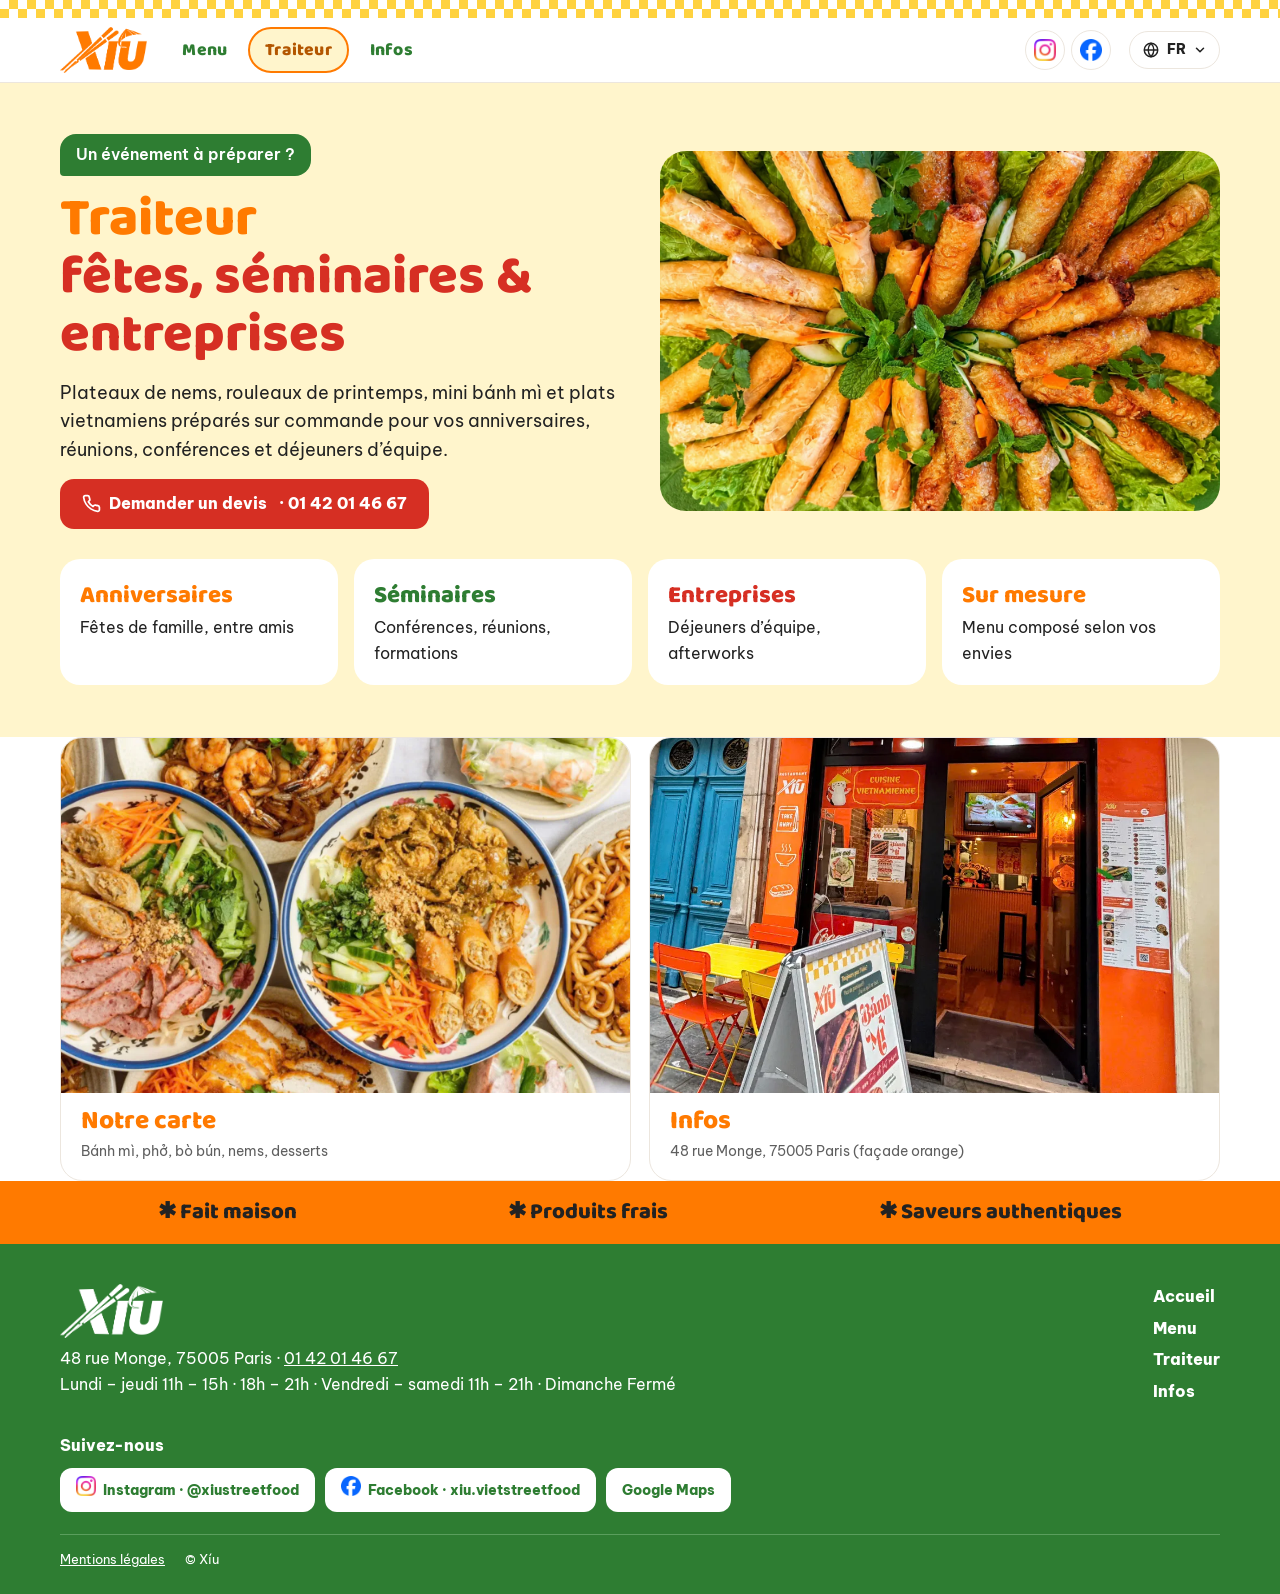
<file: traiteur.html>
<!doctype html>
<html lang="fr">
<head>
<meta charset="utf-8">
<meta name="viewport" content="width=device-width, initial-scale=1, viewport-fit=cover">
<title>Traiteur vietnamien — Xíu, Paris 5e · fêtes, séminaires, entreprises</title>
<meta name="description" content="Traiteur vietnamien Xíu : plateaux de nems, rouleaux de printemps, mini bánh mì et plats préparés sur commande pour anniversaires, séminaires et déjeuners d’équipe. Devis : 01 42 01 46 67.">
<link rel="canonical" href="https://xiustreetfood.fr/traiteur.html">
<meta property="og:type" content="restaurant">
<meta property="og:title" content="Traiteur vietnamien — Xíu, Paris 5e · fêtes, séminaires, entreprises">
<meta property="og:description" content="Traiteur vietnamien Xíu : plateaux de nems, rouleaux de printemps, mini bánh mì et plats préparés sur commande pour anniversaires, séminaires et déjeuners d’équipe. Devis : 01 42 01 46 67.">
<meta property="og:image" content="https://xiustreetfood.fr/assets/img/traiteur.webp">
<meta name="theme-color" content="#FF7A00">
<link rel="icon" type="image/png" href="assets/favicon.png">
<link rel="apple-touch-icon" href="assets/apple-touch-icon.png">
<link rel="stylesheet" href="assets/fonts.css">
<link rel="stylesheet" href="assets/style.css">
</head>
<body data-page="traiteur">
<a class="skip" href="#main">Aller au contenu</a>
<div class="checker" aria-hidden="true"></div>
<header class="top">
<div class="nav">
<a class="logo" href="index.html" aria-label="Xíu — accueil"><img src="assets/logo-xiu.png" alt="Xíu" width="99" height="52"></a>
<nav class="tabs" aria-label="Navigation"><a href="menu.html" data-p="menu" data-i="nav_menu">Menu</a><a href="traiteur.html" data-p="traiteur" data-i="nav_traiteur">Traiteur</a><a href="infos.html" data-p="infos" data-i="nav_infos">Infos</a></nav>
<div class="hsoc"><a class="soc js-ig" href="https://www.instagram.com/xiustreetfood/" target="_blank" rel="noopener" aria-label="Instagram"><img class="soc-ic" data-ic="assets/icons/instagram.png" alt="" width="22" height="22" hidden><span class="soc-t">Instagram</span></a><a class="soc js-fb" href="https://www.facebook.com/xiu.vietstreetfood" target="_blank" rel="noopener" aria-label="Facebook"><img class="soc-ic" data-ic="assets/icons/facebook.png" alt="" width="22" height="22" hidden><span class="soc-t">Facebook</span></a></div>
<div class="langbox"></div>
</div>
</header>
<main id="main">
<section class="bg-yl tr-hero">
<div class="wrap split">
<div class="tr-text">
<span class="bubble" data-i="tr_bubble"></span>
<h1 class="sec-title"><span style="color:var(--orange)" data-i="nav_traiteur">Traiteur</span><br><span style="color:var(--red)" data-i="tr_t2"></span></h1>
<p class="lead" data-i="tr_p"></p>
<div class="ctas"><a class="btn btn-red" href="tel:+33142014667"><svg aria-hidden="true" viewBox="0 0 24 24" fill="none" stroke="currentColor" stroke-width="2.2" stroke-linecap="round" stroke-linejoin="round"><path d="M22 16.9v3a2 2 0 0 1-2.2 2 19.8 19.8 0 0 1-8.6-3.1 19.5 19.5 0 0 1-6-6A19.8 19.8 0 0 1 2.1 4.2 2 2 0 0 1 4.1 2h3a2 2 0 0 1 2 1.7c.1.9.4 1.8.7 2.7a2 2 0 0 1-.5 2.1L8 9.8a16 16 0 0 0 6 6l1.3-1.3a2 2 0 0 1 2.1-.4c.9.3 1.8.6 2.7.7a2 2 0 0 1 1.7 2z"/></svg><span data-i="tr_quote">Demander un devis</span>&nbsp;· 01 42 01 46 67</a></div>
</div>
<img class="tr-img" src="assets/img/traiteur.webp" alt="Traiteur Xíu" width="1400" height="1050" fetchpriority="high">
</div>
<div class="wrap occ">
<div><b style="color:var(--orange)" data-i="occ1"></b><span data-i="occ1d"></span></div>
<div><b style="color:var(--green)" data-i="occ2"></b><span data-i="occ2d"></span></div>
<div><b style="color:var(--red)" data-i="occ3"></b><span data-i="occ3d"></span></div>
<div><b style="color:var(--orange)" data-i="occ4"></b><span data-i="occ4d"></span></div>
</div>
</section>
<section class="wrap tr-more">
<div class="tiles">
<a class="tile" href="menu.html"><img src="assets/img/nems.webp" alt="" width="1400" height="990" loading="lazy"><b data-i="tile_menu">Notre carte</b><span data-i="tile_menu_d"></span></a>
<a class="tile" href="infos.html"><img src="assets/img/facade.webp" alt="" width="1050" height="1400" loading="lazy"><b data-i="nav_infos">Infos</b><span data-i="v_addr"></span></a>
</div>
</section>
</main>
<div class="strip"><div class="wrap"><span data-i="s1"></span><span data-i="s2"></span><span data-i="s3"></span></div></div>
<footer>
<div class="wrap">
<div class="foot">
<div><img src="assets/logo-xiu-blanc.png" alt="Xíu" width="103" height="54" loading="lazy"><div>48 rue Monge, 75005 Paris · <a href="tel:+33142014667">01 42 01 46 67</a></div><div data-i="foot_h"></div></div>
<nav class="fnav" aria-label="Pages"><a href="index.html" data-i="nav_home">Accueil</a><a href="menu.html" data-i="nav_menu">Menu</a><a href="traiteur.html" data-i="nav_traiteur">Traiteur</a><a href="infos.html" data-i="nav_infos">Infos</a></nav>
<div><div style="font-weight:800;margin-bottom:10px" data-i="follow">Suivez-nous</div>
<div class="socials"><a class="soc js-ig" href="https://www.instagram.com/xiustreetfood/" target="_blank" rel="noopener" aria-label="Instagram"><img class="soc-ic" data-ic="assets/icons/instagram.png" alt="" width="22" height="22" hidden><span class="soc-t">Instagram · @xiustreetfood</span></a><a class="soc js-fb" href="https://www.facebook.com/xiu.vietstreetfood" target="_blank" rel="noopener" aria-label="Facebook"><img class="soc-ic" data-ic="assets/icons/facebook.png" alt="" width="22" height="22" hidden><span class="soc-t">Facebook · xiu.vietstreetfood</span></a><a href="https://www.google.com/maps/search/?api=1&amp;query=Xiu%2048%20Rue%20Monge%2075005%20Paris" target="_blank" rel="noopener">Google Maps</a></div></div>
</div>
<div class="legal"><a href="mentions-legales.html" data-i="l1">Mentions légales</a><span>© Xíu</span></div>
</div>
</footer>
<div class="mbar"><a class="btn btn-red" href="tel:+33142014667"><svg aria-hidden="true" viewBox="0 0 24 24" fill="none" stroke="currentColor" stroke-width="2.2" stroke-linecap="round" stroke-linejoin="round"><path d="M22 16.9v3a2 2 0 0 1-2.2 2 19.8 19.8 0 0 1-8.6-3.1 19.5 19.5 0 0 1-6-6A19.8 19.8 0 0 1 2.1 4.2 2 2 0 0 1 4.1 2h3a2 2 0 0 1 2 1.7c.1.9.4 1.8.7 2.7a2 2 0 0 1-.5 2.1L8 9.8a16 16 0 0 0 6 6l1.3-1.3a2 2 0 0 1 2.1-.4c.9.3 1.8.6 2.7.7a2 2 0 0 1 1.7 2z"/></svg><span class="btxt"><span data-i="call_s">Appeler</span><small>01 42 01 46 67</small></span></a><a class="btn btn-green" href="https://www.google.com/maps/dir/?api=1&amp;destination=X%C3%ADu+48+Rue+Monge+75005+Paris" target="_blank" rel="noopener"><svg aria-hidden="true" viewBox="0 0 24 24" fill="none" stroke="currentColor" stroke-width="2.2" stroke-linecap="round" stroke-linejoin="round"><path d="M12 21s-7-6.2-7-11.5A7 7 0 0 1 19 9.5C19 14.8 12 21 12 21z"/><circle cx="12" cy="9.5" r="2.5"/></svg><span data-i="dir">Itinéraire</span></a></div>
<script src="assets/i18n.js"></script>
<script src="assets/textes.js"></script>
<script src="assets/horaires.js"></script>
<script src="assets/site.js"></script>
<script src="assets/app.js"></script>
</body>
</html>
</file>
<file: assets/fonts.css>
@font-face {
  font-family: 'Baloo 2';
  font-style: normal;
  font-display: swap;
  font-weight: 800;
  src:url(fonts/baloo-2-vietnamese-800-normal.woff2) format('woff2');
  unicode-range: U+0102-0103,U+0110-0111,U+0128-0129,U+0168-0169,U+01A0-01A1,U+01AF-01B0,U+0300-0301,U+0303-0304,U+0308-0309,U+0323,U+0329,U+1EA0-1EF9,U+20AB;
}
@font-face {
  font-family: 'Baloo 2';
  font-style: normal;
  font-display: swap;
  font-weight: 800;
  src:url(fonts/baloo-2-latin-ext-800-normal.woff2) format('woff2');
  unicode-range: U+0100-02BA,U+02BD-02C5,U+02C7-02CC,U+02CE-02D7,U+02DD-02FF,U+0304,U+0308,U+0329,U+1D00-1DBF,U+1E00-1E9F,U+1EF2-1EFF,U+2020,U+20A0-20AB,U+20AD-20C0,U+2113,U+2C60-2C7F,U+A720-A7FF;
}
@font-face {
  font-family: 'Baloo 2';
  font-style: normal;
  font-display: swap;
  font-weight: 800;
  src:url(fonts/baloo-2-latin-800-normal.woff2) format('woff2');
  unicode-range: U+0000-00FF,U+0131,U+0152-0153,U+02BB-02BC,U+02C6,U+02DA,U+02DC,U+0304,U+0308,U+0329,U+2000-206F,U+20AC,U+2122,U+2191,U+2193,U+2212,U+2215,U+FEFF,U+FFFD;
}
@font-face {
  font-family: 'Be Vietnam Pro';
  font-style: normal;
  font-display: swap;
  font-weight: 400;
  src:url(fonts/be-vietnam-pro-vietnamese-400-normal.woff2) format('woff2');
  unicode-range: U+0102-0103,U+0110-0111,U+0128-0129,U+0168-0169,U+01A0-01A1,U+01AF-01B0,U+0300-0301,U+0303-0304,U+0308-0309,U+0323,U+0329,U+1EA0-1EF9,U+20AB;
}
@font-face {
  font-family: 'Be Vietnam Pro';
  font-style: normal;
  font-display: swap;
  font-weight: 400;
  src:url(fonts/be-vietnam-pro-latin-ext-400-normal.woff2) format('woff2');
  unicode-range: U+0100-02BA,U+02BD-02C5,U+02C7-02CC,U+02CE-02D7,U+02DD-02FF,U+0304,U+0308,U+0329,U+1D00-1DBF,U+1E00-1E9F,U+1EF2-1EFF,U+2020,U+20A0-20AB,U+20AD-20C0,U+2113,U+2C60-2C7F,U+A720-A7FF;
}
@font-face {
  font-family: 'Be Vietnam Pro';
  font-style: normal;
  font-display: swap;
  font-weight: 400;
  src:url(fonts/be-vietnam-pro-latin-400-normal.woff2) format('woff2');
  unicode-range: U+0000-00FF,U+0131,U+0152-0153,U+02BB-02BC,U+02C6,U+02DA,U+02DC,U+0304,U+0308,U+0329,U+2000-206F,U+20AC,U+2122,U+2191,U+2193,U+2212,U+2215,U+FEFF,U+FFFD;
}
@font-face {
  font-family: 'Be Vietnam Pro';
  font-style: normal;
  font-display: swap;
  font-weight: 600;
  src:url(fonts/be-vietnam-pro-vietnamese-600-normal.woff2) format('woff2');
  unicode-range: U+0102-0103,U+0110-0111,U+0128-0129,U+0168-0169,U+01A0-01A1,U+01AF-01B0,U+0300-0301,U+0303-0304,U+0308-0309,U+0323,U+0329,U+1EA0-1EF9,U+20AB;
}
@font-face {
  font-family: 'Be Vietnam Pro';
  font-style: normal;
  font-display: swap;
  font-weight: 600;
  src:url(fonts/be-vietnam-pro-latin-ext-600-normal.woff2) format('woff2');
  unicode-range: U+0100-02BA,U+02BD-02C5,U+02C7-02CC,U+02CE-02D7,U+02DD-02FF,U+0304,U+0308,U+0329,U+1D00-1DBF,U+1E00-1E9F,U+1EF2-1EFF,U+2020,U+20A0-20AB,U+20AD-20C0,U+2113,U+2C60-2C7F,U+A720-A7FF;
}
@font-face {
  font-family: 'Be Vietnam Pro';
  font-style: normal;
  font-display: swap;
  font-weight: 600;
  src:url(fonts/be-vietnam-pro-latin-600-normal.woff2) format('woff2');
  unicode-range: U+0000-00FF,U+0131,U+0152-0153,U+02BB-02BC,U+02C6,U+02DA,U+02DC,U+0304,U+0308,U+0329,U+2000-206F,U+20AC,U+2122,U+2191,U+2193,U+2212,U+2215,U+FEFF,U+FFFD;
}
@font-face {
  font-family: 'Be Vietnam Pro';
  font-style: normal;
  font-display: swap;
  font-weight: 800;
  src:url(fonts/be-vietnam-pro-vietnamese-800-normal.woff2) format('woff2');
  unicode-range: U+0102-0103,U+0110-0111,U+0128-0129,U+0168-0169,U+01A0-01A1,U+01AF-01B0,U+0300-0301,U+0303-0304,U+0308-0309,U+0323,U+0329,U+1EA0-1EF9,U+20AB;
}
@font-face {
  font-family: 'Be Vietnam Pro';
  font-style: normal;
  font-display: swap;
  font-weight: 800;
  src:url(fonts/be-vietnam-pro-latin-ext-800-normal.woff2) format('woff2');
  unicode-range: U+0100-02BA,U+02BD-02C5,U+02C7-02CC,U+02CE-02D7,U+02DD-02FF,U+0304,U+0308,U+0329,U+1D00-1DBF,U+1E00-1E9F,U+1EF2-1EFF,U+2020,U+20A0-20AB,U+20AD-20C0,U+2113,U+2C60-2C7F,U+A720-A7FF;
}
@font-face {
  font-family: 'Be Vietnam Pro';
  font-style: normal;
  font-display: swap;
  font-weight: 800;
  src:url(fonts/be-vietnam-pro-latin-800-normal.woff2) format('woff2');
  unicode-range: U+0000-00FF,U+0131,U+0152-0153,U+02BB-02BC,U+02C6,U+02DA,U+02DC,U+0304,U+0308,U+0329,U+2000-206F,U+20AC,U+2122,U+2191,U+2193,U+2212,U+2215,U+FEFF,U+FFFD;
}
</file>
<file: assets/style.css>
/* =====================================================================
   Xíu — feuille de style (Accueil · Menu · Traiteur · Infos)
   ===================================================================== */
:root{--orange:#FF7A00;--red:#D62F23;--green:#2E7D32;--yellow:#FFD23F;--yl:#FFF5CC;--pink:#FFEDEA;--gl:#E8F5E1;--ink:#222;--muted:#5F5F5F;--line:#ECE6DE;--hh:64px;--cbh:52px;--display:'Baloo 2','Apple SD Gothic Neo','Malgun Gothic','Noto Sans KR','PingFang SC','Microsoft YaHei',sans-serif}
*{box-sizing:border-box}
html{scroll-behavior:smooth;scroll-padding-top:calc(var(--hh) + 12px);-webkit-text-size-adjust:100%}
body{margin:0;background:#fff;color:var(--ink);font-family:'Be Vietnam Pro',Verdana,sans-serif;font-size:16px;line-height:1.6;overflow-x:hidden}
body.ko{font-family:'Apple SD Gothic Neo','Malgun Gothic','Noto Sans KR','PingFang SC','Microsoft YaHei','Be Vietnam Pro',sans-serif}
body.ja{font-family:'Hiragino Sans','Yu Gothic UI','Yu Gothic','Noto Sans JP','Meiryo','Be Vietnam Pro',sans-serif;--display:'Hiragino Sans','Yu Gothic UI','Yu Gothic','Noto Sans JP','Meiryo','Baloo 2',sans-serif}
img{max-width:100%;height:auto;display:block}
a{color:var(--green)}
h1,h2,h3,.display{font-family:var(--display);font-weight:800;line-height:1.08;margin:0}
p{margin:0 0 12px}
.wrap{max-width:1200px;margin:0 auto;padding:0 20px}
.sr{position:absolute;width:1px;height:1px;overflow:hidden;clip:rect(0 0 0 0);white-space:nowrap}
.skip{position:absolute;left:-999px;top:0;background:#fff;padding:8px 12px;z-index:99}
.skip:focus{left:8px}
.checker{height:18px;background:repeating-conic-gradient(var(--yellow) 0 25%,#fff 0 50%) 0 0/18px 18px}
.brush{display:inline-block;padding:2px 16px 6px;border-radius:38% 10% 30% 12%/22% 45% 18% 40%}
.bg-pink{background:var(--pink)}.bg-yl{background:var(--yl)}.bg-gl{background:var(--gl)}
.kicker{font-size:13px;font-weight:800;text-transform:uppercase;letter-spacing:1.2px;color:#B35600;margin-bottom:8px}
.sec-title{font-size:clamp(32px,4.6vw,54px);margin-bottom:18px}
.h-sec{font-size:24px;margin:0 0 12px}
section{padding:52px 0}
:focus-visible{outline:3px solid var(--orange);outline-offset:2px}

/* ---------- header ---------- */
header.top{position:sticky;top:0;z-index:40;background:#fff;box-shadow:0 1px 0 var(--line)}
.nav{display:flex;align-items:center;gap:18px;padding:8px 20px;max-width:1200px;margin:0 auto;min-height:var(--hh)}
.logo{flex:0 0 auto}
.logo img{height:46px;width:auto}
.tabs{display:flex;gap:4px;margin-right:auto}
.tabs a{font-family:var(--display);font-weight:800;color:var(--green);text-decoration:none;padding:7px 15px;border:2px solid transparent;border-radius:999px;font-size:17.5px;letter-spacing:.2px;white-space:nowrap;transition:background .15s,color .15s,border-color .15s}
.tabs a:hover{background:var(--yl);color:#B35600}
.tabs a:active{border-color:var(--orange);background:var(--yl);color:#B35600}
.tabs a[aria-current=page]{background:var(--yl);color:#B35600;border-color:var(--orange)}
.tabs a:focus-visible{border-color:var(--orange);outline:none}
.hsoc{display:flex;gap:6px}
.hsoc a{font-size:13px;font-weight:700;color:var(--ink);text-decoration:none;padding:6px 12px;border:1.5px solid var(--line);border-radius:999px}
.hsoc a:hover{border-color:var(--orange);color:var(--orange)}
.langbox{position:relative;flex:0 0 auto}
.lang-btn{display:inline-flex;align-items:center;gap:7px;font:inherit;font-size:13.5px;font-weight:700;color:var(--ink);background:#fff;border:1.5px solid var(--line);border-radius:999px;padding:0 12px;min-height:38px;cursor:pointer;white-space:nowrap}
.lang-btn:hover{border-color:var(--orange);color:#B35600}
.lang-btn svg{width:18px;height:18px;flex:0 0 18px}
.lang-btn .chev{width:14px;height:14px;flex-basis:14px;transition:transform .15s}
.lang-btn[aria-expanded=true]{border-color:var(--orange);color:#B35600}
.lang-btn[aria-expanded=true] .chev{transform:rotate(180deg)}
.lang-menu{position:absolute;top:calc(100% + 8px);right:0;z-index:60;margin:0;padding:6px;list-style:none;min-width:200px;max-height:72vh;overflow:auto;background:#fff;border:1.5px solid var(--line);border-radius:16px;box-shadow:0 14px 34px rgba(0,0,0,.18)}
.lang-menu li{margin:0}
.lang-menu button{display:flex;align-items:center;gap:10px;width:100%;min-height:44px;font:inherit;font-size:14.5px;font-weight:600;color:var(--ink);background:none;border:0;border-radius:11px;padding:8px 12px;cursor:pointer;text-align:left}
.lang-menu button:hover{background:var(--yl)}
.lang-menu button b{min-width:40px;font-size:12px;font-weight:800;color:var(--muted)}
.lang-menu button[aria-selected=true]{background:var(--green);color:#fff}
.lang-menu button[aria-selected=true] b{color:#fff}
.lang-sel{font:inherit;font-size:14px;font-weight:700;border:1.5px solid var(--line);border-radius:999px;background:#fff;color:var(--ink);padding:6px 10px;min-height:38px}

/* ---------- boutons, chips ---------- */
.btn{display:inline-flex;align-items:center;justify-content:center;gap:8px;min-height:50px;padding:0 22px;border-radius:14px;font-weight:800;font-size:16px;text-decoration:none;color:#fff;border:0;cursor:pointer;font-family:inherit}
.btn svg{width:19px;height:19px;flex:0 0 auto}
.btxt{display:inline-flex;flex-direction:column;align-items:flex-start;line-height:1.1}
.btxt small{font-size:11.5px;font-weight:600;opacity:.95;letter-spacing:.3px;margin-top:2px}
.btn-red{background:var(--red)}.btn-green{background:var(--green)}
.btn-out{background:#fff;color:var(--green);border:2px solid var(--green)}
.btn-lg{min-height:58px;font-size:18px;padding:0 28px}
.ctas{display:flex;gap:10px;flex-wrap:wrap}
.chips{display:flex;gap:8px;flex-wrap:wrap}
.chip{display:inline-flex;align-items:center;gap:8px;padding:6px 13px;border-radius:999px;background:#fff;font-weight:800;font-size:13.5px;border:1px solid var(--line)}
.chip .dot{width:9px;height:9px;border-radius:50%}
.open{background:#DDF2DF;color:#14532D;border-color:#DDF2DF}.open .dot{background:var(--green)}
.closed{background:#FBE3E1;color:#8E1C17;border-color:#FBE3E1}.closed .dot{background:var(--red)}
.bubble{display:inline-block;align-self:flex-start;background:var(--green);color:#fff;font-weight:600;padding:8px 16px;border-radius:16px 16px 16px 4px}

/* ---------- Accueil ---------- */
.cover{padding:0 0 40px;position:relative}
.cover-img{width:100%;height:min(62vh,640px);object-fit:cover}
.cover-card{position:relative;margin:-110px auto 0;max-width:820px;background:#fff;border-radius:26px;padding:26px 30px 28px;box-shadow:0 14px 40px rgba(0,0,0,.14);display:flex;flex-direction:column;gap:14px;text-align:center;align-items:center}
.cover-card h1{font-size:clamp(36px,5.4vw,62px)}
.cover-card h1 .o{color:var(--orange)}.cover-card h1 .r{color:var(--red)}
.cover-card h1 .tag{margin-top:8px;background:var(--yl);color:var(--green);font-size:.55em;transform:rotate(-1.5deg)}
.lead{font-size:18px;margin:0;max-width:620px}
.addr{font-size:14px;margin:0;color:var(--muted)}
.cover-card .chips{justify-content:center}
.split2{display:grid;grid-template-columns:minmax(0,1.15fr) minmax(0,.85fr);gap:48px;align-items:center}
.split2.rev .cfig{order:-1}
.ctext p{font-size:17px}
.ctext .ctas{margin-top:18px}
.cfig{margin:0}
.cfig img{width:100%;aspect-ratio:4/5;object-fit:cover;border-radius:26px}
.cfig figcaption{font-size:14px;font-weight:600;color:var(--muted);margin-top:10px;text-align:center}
.tiles{display:grid;grid-template-columns:repeat(auto-fit,minmax(min(100%,280px),1fr));gap:18px}
.tile{display:flex;flex-direction:column;gap:4px;background:#fff;border-radius:22px;overflow:hidden;text-decoration:none;color:var(--ink);padding-bottom:18px;transition:transform .15s,box-shadow .15s}
.tile:hover{transform:translateY(-2px);box-shadow:0 10px 26px rgba(0,0,0,.08)}
.tile img{width:100%;aspect-ratio:16/10;object-fit:cover;margin-bottom:10px}
.tile b{font-family:var(--display);font-size:26px;padding:0 20px;color:var(--orange);line-height:1.1}
.tile span{padding:0 20px;font-size:14px;color:var(--muted)}
.tr-more .tile{border:1px solid var(--line)}

/* ---------- Menu : en-tête boutique (style Uber Eats) ---------- */
.store-cover{max-width:1200px;margin:0 auto}
.store-cover img{width:100%;height:clamp(170px,30vw,320px);object-fit:cover}
.store-in{text-align:center;padding-top:18px;padding-bottom:8px}
.store-name{font-size:30px;line-height:1.1}
.store-name span{font-family:'Be Vietnam Pro',sans-serif;font-weight:600;font-size:.6em;color:var(--muted)}
.store-meta{margin:6px 0 0;font-size:14.5px;color:var(--muted);display:flex;justify-content:center;align-items:center;flex-wrap:wrap;gap:2px 0}
.store-meta a{color:var(--muted)}
.sep{margin:0 7px}
.st-line{display:inline-flex;align-items:center;gap:6px;font-weight:700}
.st-line .dot{width:8px;height:8px;border-radius:50%}
.st-line.open{background:none;color:#1B6B2A}.st-line.closed{background:none;color:#B3261E}
.seg{display:inline-flex;margin-top:16px;gap:10px}
.seg a{display:inline-flex;align-items:center;justify-content:center;gap:8px;padding:12px 24px;border-radius:999px;text-decoration:none;color:#fff;font-weight:800;font-size:16px;box-shadow:0 3px 10px rgba(0,0,0,.14)}
.seg .seg-call{background:var(--red)}
.seg .seg-dir{background:var(--green)}
.seg a:hover{filter:brightness(1.08)}
.seg svg{width:18px;height:18px}
.store-soc{display:flex;justify-content:center;gap:10px;margin-top:14px}
.ncall{align-self:flex-start;display:inline-flex;align-items:center;gap:6px;margin-top:6px;background:var(--green);color:#fff;text-decoration:none;font-weight:800;font-size:13.5px;padding:7px 14px;border-radius:999px}
.ncall svg{width:15px;height:15px}
.ncall{white-space:nowrap}
#ct-box{cursor:pointer}
/* liens réseaux sociaux : icône si le fichier existe dans assets/icons/, sinon texte */
.soc{display:inline-flex;align-items:center;gap:7px;text-decoration:none}
.soc-ic{width:22px;height:22px;flex:0 0 22px;object-fit:contain}
.soc.has-ic .soc-t{position:absolute;width:1px;height:1px;overflow:hidden;clip:rect(0 0 0 0);white-space:nowrap}
.hsoc .soc.has-ic,.store-soc .soc.has-ic{width:40px;height:40px;padding:0;justify-content:center;border-radius:50%}
.store-soc .soc{font-size:13px;font-weight:700;color:var(--ink);border:1.5px solid var(--line);border-radius:999px;padding:6px 14px}
.socials .soc-ic{width:20px;height:20px;flex-basis:20px}
.socials .soc.has-ic .soc-t{position:static;width:auto;height:auto;clip:auto}
.promo{padding-top:28px;padding-bottom:8px}
.promo .h-sec{margin-top:18px}
.notices{display:grid;grid-template-columns:repeat(2,minmax(0,1fr));gap:16px}
.notice{display:flex;gap:14px;justify-content:space-between;border-radius:18px;padding:14px;background:var(--yl)}
.notice:nth-child(2){background:var(--gl)}
.nt{display:flex;flex-direction:column;gap:4px;min-width:0}
.nt b{font-size:17px;line-height:1.3}
.nday{align-self:flex-start;font-size:12px;font-weight:800;padding:3px 10px;border-radius:999px;background:var(--orange);color:var(--ink);text-transform:uppercase;letter-spacing:.4px}
.nday.g{background:var(--green);color:#fff}
.nt .dd{font-size:13.5px;color:#4A4A4A;line-height:1.45}
.nx{font-size:12.5px;color:var(--muted)}
.nx:empty{display:none}
.notice img{width:104px;height:104px;flex:0 0 104px;border-radius:14px;object-fit:cover}

/* ---------- Menu : barre de catégories collante ---------- */
.carte{padding-top:18px}
.catbar{position:sticky;top:var(--hh);z-index:30;background:#fff;border-bottom:1px solid var(--line)}
.catbar-in{display:flex;align-items:center;gap:8px;height:var(--cbh)}
.catnav{flex:1;min-width:0;display:flex;gap:7px;overflow-x:auto;scrollbar-width:none;-webkit-overflow-scrolling:touch;height:100%;align-items:center;scroll-behavior:smooth;padding:0 2px}
.catnav::-webkit-scrollbar{display:none}
.catnav a{flex:0 0 auto;display:flex;align-items:center;gap:6px;height:36px;padding:0 15px;white-space:nowrap;text-decoration:none;font-family:var(--display);font-weight:800;font-size:15.5px;letter-spacing:.2px;color:#B35600;background:var(--yl);border-radius:999px;transition:background .15s,color .15s,box-shadow .15s}
.catnav a:hover{background:#FFE7A0;color:#8A5A00}
.catnav a.on{background:var(--orange);color:#fff;box-shadow:0 2px 9px rgba(255,122,0,.34)}
.catlist{flex:0 0 auto;width:40px;height:40px;border-radius:50%;border:0;background:#F3F0EC;color:var(--ink);display:flex;align-items:center;justify-content:center;cursor:pointer}
.catlist svg{width:20px;height:20px}
.menu-tools{display:flex;justify-content:space-between;align-items:center;gap:12px;flex-wrap:wrap;padding:14px 0 4px}
.menu-tools p{margin:0;font-size:14px;color:var(--muted)}
.filters{display:flex;gap:6px}
.filters button{font:inherit;font-size:13.5px;font-weight:700;min-height:38px;padding:0 15px;border-radius:999px;border:1.5px solid var(--line);background:#fff;color:var(--ink);cursor:pointer}
.filters button[aria-pressed=true]{background:var(--ink);border-color:var(--ink);color:#fff}

/* ---------- Menu : liste des plats ---------- */
.mcat{scroll-margin-top:calc(var(--cbh) - 8px);padding-top:22px}
.mcat h2{display:flex;align-items:center;font-size:22px;margin:0 0 6px;text-transform:uppercase;letter-spacing:.3px;background:var(--orange);color:#fff;padding:9px 16px;border-radius:12px;line-height:1.15}
.ic{margin-right:6px}
.dishes{display:grid;grid-template-columns:repeat(2,minmax(0,1fr));gap:0 28px}
.dish{font:inherit;color:inherit;text-align:left;cursor:pointer;width:100%;background:#fff;border:0;border-bottom:1px solid var(--line);padding:16px 0;display:flex;gap:14px;align-items:flex-start;min-width:0}
.dish:hover .dn{color:var(--orange)}
.dt{flex:1;min-width:0;display:flex;flex-direction:column;gap:2px}
.dn{font-size:15.5px;font-weight:700;text-transform:uppercase;line-height:1.3;letter-spacing:.2px;overflow-wrap:anywhere;display:-webkit-box;-webkit-line-clamp:3;-webkit-box-orient:vertical;overflow:hidden}
.dish .vi{font-size:12px;font-weight:600;color:#8A5A00;overflow-wrap:anywhere}
.dish .p{font-size:15px;font-weight:500;color:var(--ink);margin-top:2px}
.dd{font-size:14px;color:#6B6B6B;line-height:1.45;overflow-wrap:anywhere;display:-webkit-box;-webkit-line-clamp:2;-webkit-box-orient:vertical;overflow:hidden}
.veg{font-size:12px;font-weight:700;color:var(--green);margin-left:6px;text-transform:none}
.veg.halal{color:#B35600}
.mbadge{align-self:flex-start;font-size:12.5px;font-weight:700;padding:4px 11px;border-radius:999px;margin-top:6px;background:var(--green);color:#fff}
.mbadge.signature{background:var(--red)}
.mbadge.populaire{background:var(--yellow);color:var(--ink)}
.mbadge.nouveau{background:var(--orange);color:var(--ink)}
.dimg{flex:0 0 116px;width:116px;height:116px;border-radius:14px;overflow:hidden;background:var(--yl)}
.dimg img{width:100%;height:100%;object-fit:cover}
.note{font-size:13px;margin-top:20px;color:var(--muted)}

/* ---------- fiche plat (pop-up) ---------- */
.dmodal{border:0;border-radius:24px;padding:0;max-width:820px;width:calc(100% - 32px);box-shadow:0 20px 60px rgba(0,0,0,.3)}
.dmodal::backdrop,.sheet::backdrop{background:rgba(34,34,34,.55)}
.md-grid{display:flex;flex-wrap:wrap}
.md-img{flex:1 1 340px;background:var(--yl);min-height:240px}
.md-img:empty{display:none}
.md-img img{width:100%;height:100%;object-fit:cover;aspect-ratio:1/1}
.md-body{flex:1 1 320px;padding:28px 28px 30px;display:flex;flex-direction:column;gap:6px}
.md-name{font-size:26px;text-transform:uppercase}
.md-vi{font-weight:600;color:#8A5A00;font-size:14px}
.md-price{font-weight:700;font-size:20px;color:var(--ink)}
.md-desc{margin:4px 0 16px;color:#444}
.md-badge .mbadge{margin:0 0 4px}
.md-call{margin-top:auto;align-self:flex-start;font-size:15px;min-height:48px}
.md-close{position:absolute;top:12px;right:12px;width:42px;height:42px;border-radius:50%;border:0;background:#fff;cursor:pointer;box-shadow:0 2px 8px rgba(0,0,0,.18);z-index:2;display:flex;align-items:center;justify-content:center;color:var(--ink)}
.md-close svg{width:18px;height:18px}
.sheet{border:0;padding:0;border-radius:22px;width:min(420px,calc(100% - 32px));max-height:80vh}
.sheet-head{display:flex;justify-content:space-between;align-items:center;padding:18px 20px 10px;position:sticky;top:0;background:#fff}
.sheet-head b{font-family:var(--display);font-size:22px}
.sheet-x{position:static;box-shadow:none;background:#F3F0EC}
#cat-sheet-list{display:flex;flex-direction:column;padding:0 8px 14px}
#cat-sheet-list a{display:flex;justify-content:space-between;gap:10px;padding:13px 12px;border-radius:12px;text-decoration:none;color:var(--ink);font-weight:700}
#cat-sheet-list a span{color:var(--muted);font-weight:500}
#cat-sheet-list a:hover,#cat-sheet-list a.on{background:var(--yl)}

/* ---------- Traiteur ---------- */
.split{display:flex;flex-wrap:wrap;gap:40px;align-items:center}
.split>*{flex:1 1 420px;min-width:0}
.tr-text{display:flex;flex-direction:column;gap:14px}
.tr-text .sec-title{margin:0}
.tr-img{border-radius:26px;height:360px;width:100%;object-fit:cover}
.occ{display:grid;grid-template-columns:repeat(auto-fit,minmax(min(100%,220px),1fr));gap:16px;margin-top:30px}
.occ div{background:#fff;border-radius:20px;padding:18px 20px}
.occ b{display:block;font-family:var(--display);font-size:24px}

/* ---------- Infos ---------- */
.infos-sec .split{align-items:flex-start}
.hours{display:grid;grid-template-columns:1fr 1fr;background:var(--pink);border-radius:20px;overflow:hidden}
.hours div{padding:12px 18px}
.hours div:nth-child(n+3){border-top:2px solid #fff}
.hours .day{font-weight:800}
.closed-t{color:#B3261E;font-weight:800}
.facts{display:flex;flex-direction:column;gap:8px;margin:18px 0}
.map{border:0;width:100%;height:380px;border-radius:22px}

/* ---------- bandeau, pied de page ---------- */
.strip{background:var(--orange)}
.strip .wrap{display:flex;flex-wrap:wrap;justify-content:space-around;gap:14px;padding:14px 20px;font-family:var(--display);font-weight:800;font-size:22px}
footer{background:var(--green);color:#fff;padding:40px 0 24px}
footer a{color:#fff}
.foot{display:flex;flex-wrap:wrap;justify-content:space-between;gap:28px}
.foot img{height:54px;width:auto;margin-bottom:8px}
.fnav{display:flex;flex-direction:column;gap:6px;font-weight:700}
.fnav a{text-decoration:none}
.socials{display:flex;gap:10px;flex-wrap:wrap}
.socials a{display:inline-flex;align-items:center;min-height:44px;padding:0 16px;border-radius:12px;background:#fff;color:var(--green);font-weight:800;text-decoration:none;font-size:14px}
.legal{border-top:1px solid #5A9E5D;margin-top:22px;padding-top:14px;display:flex;gap:20px;flex-wrap:wrap;font-size:13px}
.mbar{display:none}
[hidden]{display:none!important}

/* ---------- tablette ---------- */
@media(max-width:1000px){
.hsoc{display:none}
}
@media(max-width:900px){
.split2{grid-template-columns:minmax(0,1fr);gap:26px}
.split2.rev .cfig{order:0}
.cfig img{aspect-ratio:4/3}
.dishes{grid-template-columns:minmax(0,1fr)}
}

/* ---------- mobile ---------- */
@media(max-width:760px){
:root{--hh:56px;--cbh:48px}
body{padding-bottom:calc(68px + env(safe-area-inset-bottom))}
.wrap{padding:0 16px}
section{padding:36px 0}
.checker{height:10px;background-size:10px 10px}
.nav{gap:4px;padding:6px 10px}
.logo img{height:36px}
.tabs{gap:0;margin:0;flex:1 1 auto;min-width:0;overflow-x:auto;scrollbar-width:none;justify-content:safe center}
.tabs::-webkit-scrollbar{display:none}
.tabs a{font-size:15.5px;padding:6px 10px;border-width:1.5px}
.lang-sel{padding:5px 4px;min-height:34px;font-size:13px;width:62px}
.logo img{height:32px}
.sec-title{font-size:30px}
.h-sec{font-size:21px}
.cover{padding-bottom:20px}
.cover-img{height:78vw;min-height:280px;max-height:520px}
.cover-card{margin:-28px 10px 0;padding:18px 16px 20px;border-radius:22px;gap:12px}
.cover-card h1{font-size:34px}
.lead{font-size:16px}
.btn-lg{width:100%}
.ctext p{font-size:16px}
.store-cover img{height:46vw;min-height:170px}
.store-name{font-size:26px}
.seg{display:flex;width:100%;gap:8px}
.seg a{flex:1;padding:12px 10px;font-size:15.5px}
.notices{grid-template-columns:minmax(0,1fr);gap:10px}
.notice img{width:92px;height:92px;flex-basis:92px}
.ncall .num{display:none}
.catbar-in{padding:0 0 0 4px;gap:4px}
.catnav a{font-size:14px;padding:0 12px;height:33px}
.catnav{gap:6px}
.mcat h2{font-size:19px;padding:8px 14px}
.dish{padding:14px 0;gap:12px}
.dn{font-size:14.5px}
.dd{font-size:13.5px}
.dimg{flex-basis:104px;width:104px;height:104px;border-radius:12px}
/* fiche plat plein écran, comme Uber Eats */
.dmodal{width:100%;max-width:100%;height:100%;max-height:100%;margin:0;border-radius:0}
.dmodal[open]{animation:up .22s ease-out}
.md-grid{flex-direction:column;flex-wrap:nowrap;min-height:100%}
.md-img{flex:0 0 auto;min-height:0}
.md-img img{aspect-ratio:4/3}
.md-body{flex:1 0 auto;padding:20px 18px calc(24px + env(safe-area-inset-bottom))}
.md-name{font-size:22px}
.md-close{left:14px;right:auto;top:calc(14px + env(safe-area-inset-top))}
.md-call{align-self:stretch;margin-top:18px}
.md-call .num{display:none}
.sheet{margin:auto 0 0;width:100%;max-width:100%;border-radius:22px 22px 0 0;max-height:75vh}
.sheet[open]{animation:up .22s ease-out}
.tr-img{height:240px}
.map{height:300px}
.strip .wrap{font-size:17px;padding:10px 16px}
.mbar{display:grid;grid-template-columns:1fr 1fr;gap:8px;position:fixed;left:0;right:0;bottom:0;padding:8px 12px calc(8px + env(safe-area-inset-bottom));background:#fff;border-top:1px solid var(--line);box-shadow:0 -4px 16px rgba(0,0,0,.06);z-index:45}
.mbar .btn{min-height:46px;font-size:15px;border-radius:12px}
}
@media(max-width:380px){
.tabs a{padding:5px 8px;font-size:14.5px}
.logo img{height:32px}
.dimg{flex-basis:92px;width:92px;height:92px}
}
@keyframes up{from{transform:translateY(40px);opacity:.4}to{transform:none;opacity:1}}
@media(prefers-reduced-motion:reduce){html{scroll-behavior:auto}.dmodal[open],.sheet[open]{animation:none}}
</file>
<file: assets/order.css>
/* ---------- Đặt món tại tiệm (assets/order.js) ---------- */
.ord-hint{margin:18px 0 0;padding:12px 16px;border-radius:12px;background:var(--gl);color:var(--green);font-weight:700;font-size:15px;line-height:1.45}
.ord-hint.off{background:var(--pink);color:var(--red)}
.dish{position:relative}
.dwrap{position:relative;min-width:0}
.dadd{position:absolute;z-index:2;width:44px;height:44px;border-radius:50%;border:2px solid #fff;background:var(--orange);color:#fff;box-shadow:0 2px 10px rgba(0,0,0,.28);display:flex;align-items:center;justify-content:center;cursor:pointer;padding:0}
.dadd svg{width:22px;height:22px}
.dadd:hover{background:#E36A00;color:#fff}
.dwrap.has-img .dadd{right:8px;bottom:24px}
.dwrap:not(.has-img) .dadd{right:0;top:50%;transform:translateY(-50%)}
.dwrap:not(.has-img) .dish{padding-right:56px}
.dadd.bump{animation:bump .35s ease-out}
.ob-cart.bump{animation:bump .35s ease-out}
@keyframes bump{0%{transform:scale(1)}40%{transform:scale(1.18)}100%{transform:scale(1)}}
.dwrap:not(.has-img) .dadd.bump{animation:none}
.oq{position:absolute;top:10px;right:-4px;min-width:28px;height:28px;padding:0 8px;border-radius:999px;background:var(--red);color:#fff;font-weight:800;font-size:14px;display:flex;align-items:center;justify-content:center;box-shadow:0 2px 6px rgba(0,0,0,.2);z-index:1}

.md-order{margin-top:auto;display:flex;gap:10px;align-items:center;flex-wrap:wrap;padding-top:14px}
.md-note{margin:auto 0 0;padding:12px 14px;border-radius:12px;background:var(--yl);font-weight:600;font-size:14.5px}
.md-note.off{background:var(--pink);color:var(--red)}
.md-add{flex:1 1 200px;justify-content:space-between;min-height:52px}
.stepper{display:inline-flex;align-items:center;border:2px solid var(--line);border-radius:999px;background:#fff}
.stepper button{width:44px;height:44px;border:0;background:none;font:inherit;font-size:22px;font-weight:800;color:var(--ink);cursor:pointer;border-radius:50%}
.stepper button:hover{background:var(--yl)}
.st-q{min-width:26px;text-align:center;font-weight:800;font-size:17px}
.stepper.sm button{width:36px;height:36px;font-size:19px}

.obar{position:fixed;right:20px;bottom:20px;z-index:46;display:flex;flex-direction:column;align-items:flex-end;gap:8px}
.ob-cart{background:var(--red);min-height:56px;gap:12px;box-shadow:0 8px 24px rgba(214,47,35,.35)}
.ob-n{background:#fff;color:var(--red);border-radius:999px;min-width:28px;height:28px;padding:0 8px;display:inline-flex;align-items:center;justify-content:center;font-size:15px}
.ob-last{font:inherit;display:flex;align-items:center;gap:8px;flex-wrap:wrap;border:2px solid var(--green);background:#fff;color:var(--green);border-radius:14px;padding:8px 14px;cursor:pointer;font-size:14px;box-shadow:0 4px 14px rgba(0,0,0,.12)}
.ob-last b{font-size:16px}
.ob-last small{color:var(--muted);font-weight:600}

.ocart,.odone{width:min(520px,calc(100% - 32px));max-height:88vh}
.oc-body,.od-body{padding:4px 20px 22px}
.oc-empty{color:var(--muted)}
.oc-list{list-style:none;margin:0 0 12px;padding:0}
.oc-list li{display:grid;grid-template-columns:56px 1fr auto;grid-template-areas:"i n n" "i s p";gap:6px 12px;align-items:center;padding:12px 0;border-bottom:1px solid var(--line)}
.oc-img{grid-area:i;width:56px;height:56px;border-radius:10px;overflow:hidden;background:var(--yl);align-self:start}
.oc-img img{width:100%;height:100%;object-fit:cover;display:block}
.oc-name{grid-area:n;display:grid;grid-template-columns:1fr auto;gap:0 10px;min-width:0}
.oc-name b{overflow-wrap:anywhere}
.oc-name small{grid-column:1;grid-row:2;color:var(--muted);font-size:13px}
.oc-name span{grid-column:2;grid-row:1;color:var(--muted);white-space:nowrap}
.oc-f-line{background:var(--gl);border-radius:12px;padding:10px!important;margin:8px 0;border-bottom:0!important}
.oc-f-line .oc-sum{color:var(--green)}
.stepper button[disabled]{opacity:.3;cursor:default}
.oc-info{margin:4px 0 0;padding:10px 12px;border-radius:12px;background:var(--gl);color:var(--green);font-weight:600;font-size:14px}
.oc-info.up{background:var(--yl);color:#8A5A00}
.oc-list .stepper{grid-area:s;justify-self:start}
.oc-sum{grid-area:p;font-weight:800}
.oc-f{display:block;margin:12px 0 0}
.oc-f span{display:block;font-size:13.5px;font-weight:700;color:var(--muted);margin-bottom:4px}
.oc-f input,.oc-f textarea{width:100%;box-sizing:border-box;font:inherit;font-size:16px;border:1.5px solid var(--line);border-radius:12px;padding:10px 12px;background:#fff;color:var(--ink);resize:vertical}
.oc-f input.need,.oc-f textarea.need{border-color:var(--red);background:var(--pink)}
.oc-f input:focus,.oc-f textarea:focus{outline:2px solid var(--orange);border-color:var(--orange)}
.oc-ts{margin-top:12px;min-height:0}
.oc-total{display:flex;justify-content:space-between;align-items:baseline;margin-top:16px;font-size:18px}
.oc-total b{font-size:22px}
.oc-pay{margin:4px 0 12px;font-size:14px;color:var(--muted)}
.oc-msg{margin:0 0 12px;padding:10px 12px;border-radius:12px;background:var(--pink);color:var(--red);font-weight:700;font-size:14.5px}
.oc-send{width:100%}
.oc-send[disabled]{opacity:.55;cursor:not-allowed}

.od-body{text-align:center}
.od-k{font-weight:700;color:var(--muted);margin-top:4px}
.od-no{font-family:var(--display);font-weight:800;font-size:96px;line-height:1;color:var(--red);margin:6px 0 10px}
.od-st{display:inline-block;padding:8px 14px;border-radius:999px;font-weight:800;background:var(--yl);color:#8A5A00}
.od-st.st-confirmed{background:var(--gl);color:var(--green)}
.od-st.st-done{background:var(--green);color:#fff}
.od-st.st-cancelled,.od-st.st-expired{background:var(--pink);color:var(--red)}
.od-show{margin:14px 0 0;font-weight:600}
.od-edit{margin:12px auto 0;padding:8px 12px;border-radius:12px;background:var(--yl);color:#8A5A00;font-weight:700;max-width:340px}
.od-list{list-style:none;margin:18px 0 0;padding:0;text-align:left;border-top:1px solid var(--line)}
.od-list li{display:grid;grid-template-columns:56px 1fr auto auto;gap:10px;align-items:center;padding:10px 0;border-bottom:1px solid var(--line)}
.od-list .oc-img{grid-area:auto;align-self:center}
.od-n{min-width:0}
.od-n b{display:block;overflow-wrap:anywhere;line-height:1.3}
.od-n small{display:block;color:var(--muted);font-size:13px}
.od-q{font-weight:800}
.od-p{white-space:nowrap;color:var(--muted);font-size:14px}
.od-total{display:flex;justify-content:space-between;margin-top:12px;font-size:17px}
.od-total b{font-size:20px}
.od-again{margin-top:18px;width:100%}

@media(max-width:760px){
body.has-obar .mbar{display:none}
.obar{left:0;right:0;bottom:0;padding:8px 12px calc(8px + env(safe-area-inset-bottom));background:#fff;border-top:1px solid var(--line);box-shadow:0 -4px 16px rgba(0,0,0,.06);align-items:stretch}
.ob-cart{width:100%;min-height:52px;box-shadow:none;justify-content:space-between}
.ob-last{justify-content:center;box-shadow:none}
.ocart,.odone,.ocombo{width:100%;max-width:100%;max-height:88vh;max-height:88dvh;padding-bottom:env(safe-area-inset-bottom)}
.md-order{position:sticky;bottom:0;background:#fff;padding-bottom:4px}
.oq{right:-2px}
.dwrap.has-img .dadd{right:6px;bottom:22px;width:42px;height:42px}
}

/* nhóm món, giá gạch, ăn tại chỗ / mang đi */
.oc-list li.o-gh,.od-list li.o-gh{display:block;padding:14px 0 4px;border-bottom:0;font-family:var(--display);font-weight:800;font-size:15px;letter-spacing:.4px;text-transform:uppercase;color:var(--orange);text-align:left}
.oc-name s,.oc-sum s,.od-p s{color:var(--muted);font-weight:400;font-size:.88em;margin-right:2px}
.oc-svc{margin:16px 0 0;padding:12px;border-radius:14px;background:#F7F4F0;border:2px solid transparent}
.oc-svc.need{border-color:var(--red);background:var(--pink)}
.oc-svc>span{display:block;font-weight:800;margin-bottom:8px}
.seg2{display:grid;grid-template-columns:1fr 1fr;gap:8px}
.seg2 button{font:inherit;font-weight:800;font-size:16px;min-height:50px;border-radius:12px;border:2px solid var(--line);background:#fff;color:var(--ink);cursor:pointer}
.seg2 button[aria-checked=true]{background:var(--green);border-color:var(--green);color:#fff}
.od-svc{display:inline-block;margin-top:10px;padding:6px 14px;border-radius:999px;background:var(--ink);color:#fff;font-weight:800}

/* ---------- khách đang ở trong tiệm: bỏ nút gọi điện / chỉ đường ---------- */
body.ordering .seg,body.ordering .store-soc,body.ordering .mbar{display:none!important}

/* ---------- tấm trượt: đầu bảng luôn thấy, chỉ phần ruột cuộn ---------- */
.ocart,.odone,.ocombo{overflow:hidden}
.ocart[open],.odone[open],.ocombo[open]{display:flex;flex-direction:column}
.ocart .sheet-head,.odone .sheet-head,.ocombo .sheet-head{flex:0 0 auto}
.oc-body,.od-body{flex:1 1 auto;overflow-y:auto;-webkit-overflow-scrolling:touch;overscroll-behavior:contain}
.oc-more{width:100%;margin-top:10px}

/* ---------- nút quay lại trong tấm trượt ---------- */
.sheet-back{border:0;padding:0;width:40px;height:40px;border-radius:50%;background:#F3F0EC;color:var(--ink);display:flex;align-items:center;justify-content:center;cursor:pointer;flex:0 0 auto}
.sheet-back svg{width:22px;height:22px}
.sheet-back:hover{background:var(--yl);color:#B35600}
.ocart .sheet-head b,.ocombo .sheet-head b{flex:1;text-align:center;font-size:20px;padding:0 6px;overflow-wrap:anywhere}

/* ---------- chọn combo từng bước (kiểu bảng gọi món McDo) ---------- */
.op-steps{display:flex;align-items:center;gap:6px;margin:2px 0 12px}
.op-dot{width:28px;height:6px;border-radius:999px;background:var(--line)}
.op-dot.done{background:var(--green)}
.op-dot.on{background:var(--orange)}
.op-steps em{margin-left:auto;font-style:normal;font-weight:800;font-size:13px;color:var(--muted)}
.op-t{font-family:var(--display);font-size:20px;margin:0 0 12px}
.op-list{display:grid;gap:8px}
.oc-pick{display:grid;grid-template-columns:56px 1fr auto;gap:12px;align-items:center;width:100%;text-align:left;font:inherit;color:var(--ink);background:#fff;border:2px solid var(--line);border-radius:14px;padding:8px 12px 8px 8px;cursor:pointer}
.oc-pick:hover{border-color:var(--orange)}
.oc-pick.on{border-color:var(--green);background:var(--gl)}
.oc-pick.skip{grid-template-columns:1fr;justify-items:center;color:var(--muted);min-height:50px}
.oc-pick .oc-img,.op-recap .oc-img{grid-area:auto;align-self:center}
.op-n{min-width:0}
.op-n b{display:block;line-height:1.3;overflow-wrap:anywhere}
.op-n small{display:block;font-size:11.5px;font-weight:800;text-transform:uppercase;letter-spacing:.4px;color:var(--orange)}
.op-tag{font-style:normal;font-size:12px;font-weight:700;color:var(--green);margin-right:6px}
.op-tag.h{color:#B35600}
.op-p{font-weight:800;white-space:nowrap}
.op-p s{color:var(--muted);font-weight:400;font-size:.88em;margin-right:2px}
.op-recap{list-style:none;margin:0;padding:0}
.op-recap li{display:grid;grid-template-columns:56px 1fr auto auto;gap:10px;align-items:center;padding:10px 0;border-bottom:1px solid var(--line)}
.op-edit{font:inherit;font-weight:800;font-size:13px;color:var(--green);background:none;border:0;padding:4px;cursor:pointer;text-decoration:underline}
.oc-add{width:100%;margin-top:16px}

/* lời mời thêm khai vị: bấm để tới mục Entrées */
.oc-up{display:flex;flex-direction:column;align-items:flex-start;gap:6px;width:100%;text-align:left;font:inherit;border:0;cursor:pointer}
.oc-up b{text-decoration:underline}
.mcat.flash{animation:flash 1.8s ease-out}
@keyframes flash{0%,100%{background:transparent}12%,55%{background:var(--yl)}}
</file>
